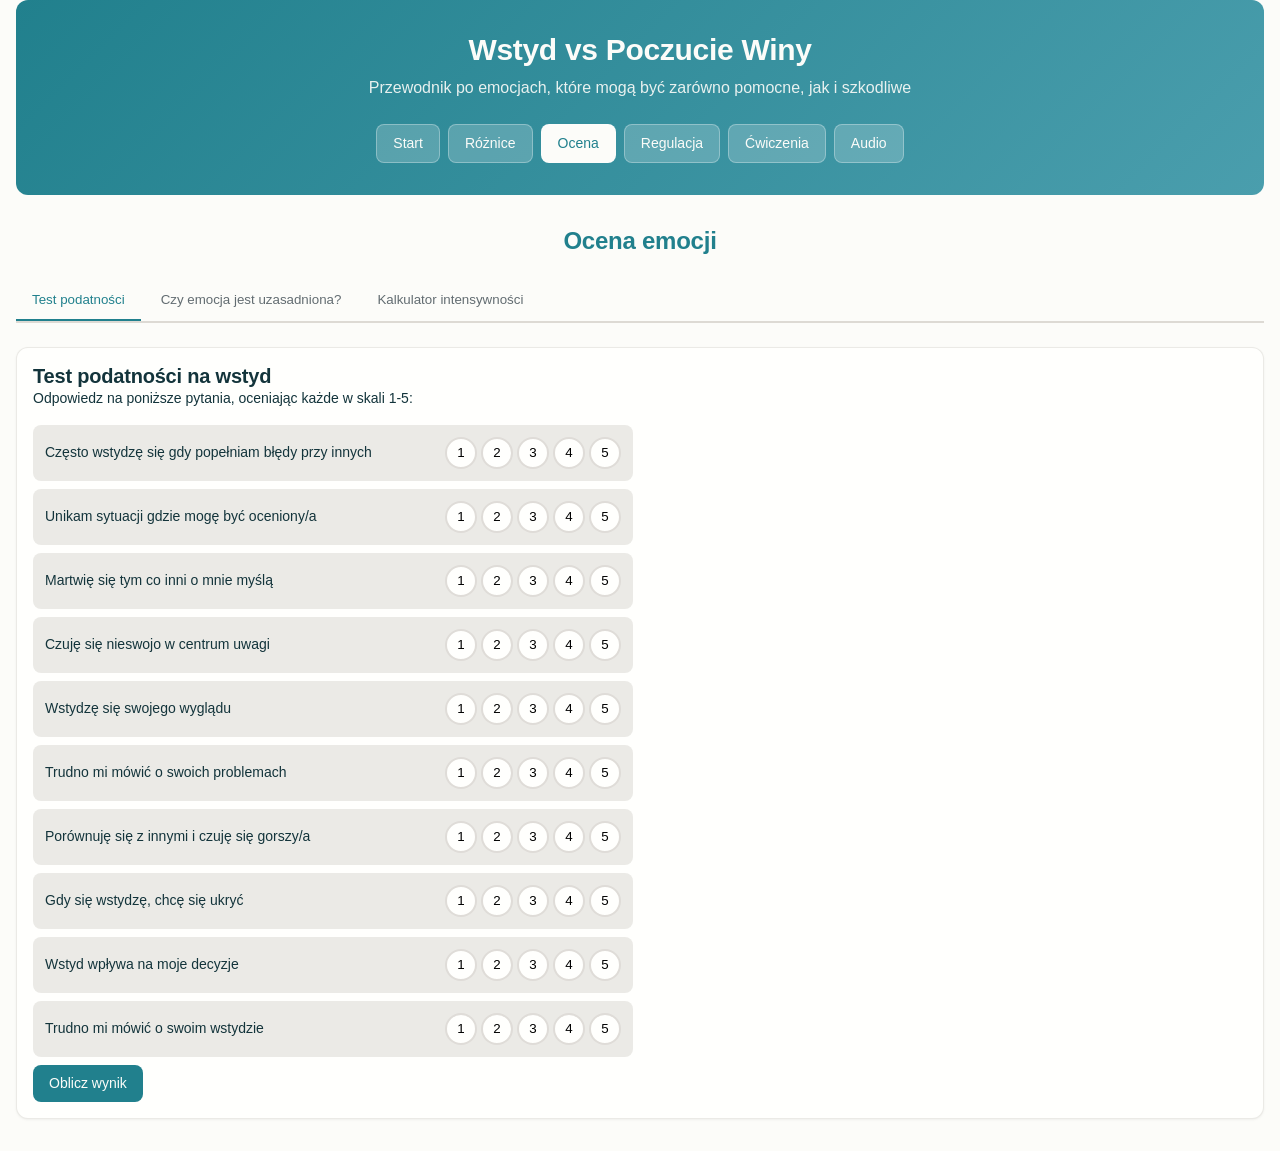
<file: assessment.html>
<!DOCTYPE html>
<html lang="pl">
<head>
    <meta charset="UTF-8">
    <meta name="viewport" content="width=device-width, initial-scale=1.0">
    <title>Ocena - Wstyd vs Poczucie Winy</title>
    <link rel="stylesheet" href="style.css">
</head>
<body>
    <div class="container">
        <!-- Header -->
        <header class="header">
            <h1>Wstyd vs Poczucie Winy</h1>
            <p class="header-subtitle">Przewodnik po emocjach, które mogą być zarówno pomocne, jak i szkodliwe</p>
            <nav class="main-nav">
                <a href="index.html" class="nav-btn">Start</a>
                <a href="differences.html" class="nav-btn">Różnice</a>
                <a href="assessment.html" class="nav-btn active">Ocena</a>
                <a href="regulation.html" class="nav-btn">Regulacja</a>
                <a href="exercises.html" class="nav-btn">Ćwiczenia</a>
                <a href="audio.html" class="nav-btn">Audio</a>
            </nav>
        </header>

        <!-- Assessment Section -->
        <section id="assessment" class="section active">
            <h2>Ocena emocji</h2>
            
            <div class="assessment-tabs">
                <button class="tab-btn active" data-tab="vulnerability">Test podatności</button>
                <button class="tab-btn" data-tab="justified">Czy emocja jest uzasadniona?</button>
                <button class="tab-btn" data-tab="intensity">Kalkulator intensywności</button>
            </div>

            <!-- Vulnerability Test -->
            <div id="vulnerability" class="tab-content active">
                <div class="card">
                    <div class="card__body">
                        <h3>Test podatności na wstyd</h3>
                        <p>Odpowiedz na poniższe pytania, oceniając każde w skali 1-5:</p>
                        <div class="vulnerability-test">
                            <div id="vulnerability-questions"></div>
                            <button class="btn btn--primary" onclick="calculateVulnerability()">Oblicz wynik</button>
                            <div id="vulnerability-result" class="result-card" style="display: none;"></div>
                        </div>
                    </div>
                </div>
            </div>

            <!-- Justified Assessment -->
            <div id="justified" class="tab-content">
                <div class="card">
                    <div class="card__body">
                        <h3>Sprawdzanie uzasadnienia emocji</h3>
                        <div class="fact-check-tool">
                            <h4>Krok 1: Opisz sytuację</h4>
                            <textarea id="situation-description" class="form-control" placeholder="Opisz co się wydarzyło używając tylko faktów (co można by nagrać kamerą)..."></textarea>
                            
                            <h4>Krok 2: Zapisz swoje myśli</h4>
                            <textarea id="thoughts-description" class="form-control" placeholder="Jakie myśli przychodzą ci do głowy? Jakie interpretacje robisz?"></textarea>
                            
                            <h4>Krok 3: Zadaj sobie pytania kontrolne</h4>
                            <div class="control-questions">
                                <label class="checkbox-label">
                                    <input type="checkbox" id="q1"> Czy używam słów "zawsze", "nigdy", "muszę"?
                                </label>
                                <label class="checkbox-label">
                                    <input type="checkbox" id="q2"> Czy to globalny osąd o mnie jako osobie?
                                </label>
                                <label class="checkbox-label">
                                    <input type="checkbox" id="q3"> Czy wynika to ze starych przekonań rodzinnych?
                                </label>
                                <label class="checkbox-label">
                                    <input type="checkbox" id="q4"> Czy ktoś realnie ucierpiał?
                                </label>
                            </div>
                            
                            <button class="btn btn--primary" onclick="analyzeJustification()">Przeanalizuj</button>
                            <div id="justification-result" class="result-card" style="display: none;"></div>
                        </div>
                    </div>
                </div>
            </div>

            <!-- Intensity Calculator -->
            <div id="intensity" class="tab-content">
                <div class="card">
                    <div class="card__body">
                        <h3>Kalkulator intensywności emocji</h3>
                        <div class="intensity-tool">
                            <label class="form-label">Jak intensywnie czujesz tę emocję? (1-10)</label>
                            <input type="range" id="intensity-slider" class="intensity-slider" min="1" max="10" value="5">
                            <div class="intensity-value" id="intensity-value">5</div>
                            
                            <label class="form-label">Rodzaj emocji:</label>
                            <select id="emotion-type" class="form-control">
                                <option value="shame">Wstyd</option>
                                <option value="guilt">Poczucie winy</option>
                            </select>
                            
                            <button class="btn btn--primary" onclick="calculateIntensity()">Oceń intensywność</button>
                            <div id="intensity-result" class="result-card" style="display: none;"></div>
                        </div>
                    </div>
                </div>
            </div>
        </section>
    </div>

    <script src="app.js"></script>
</body>
</html>
</file>
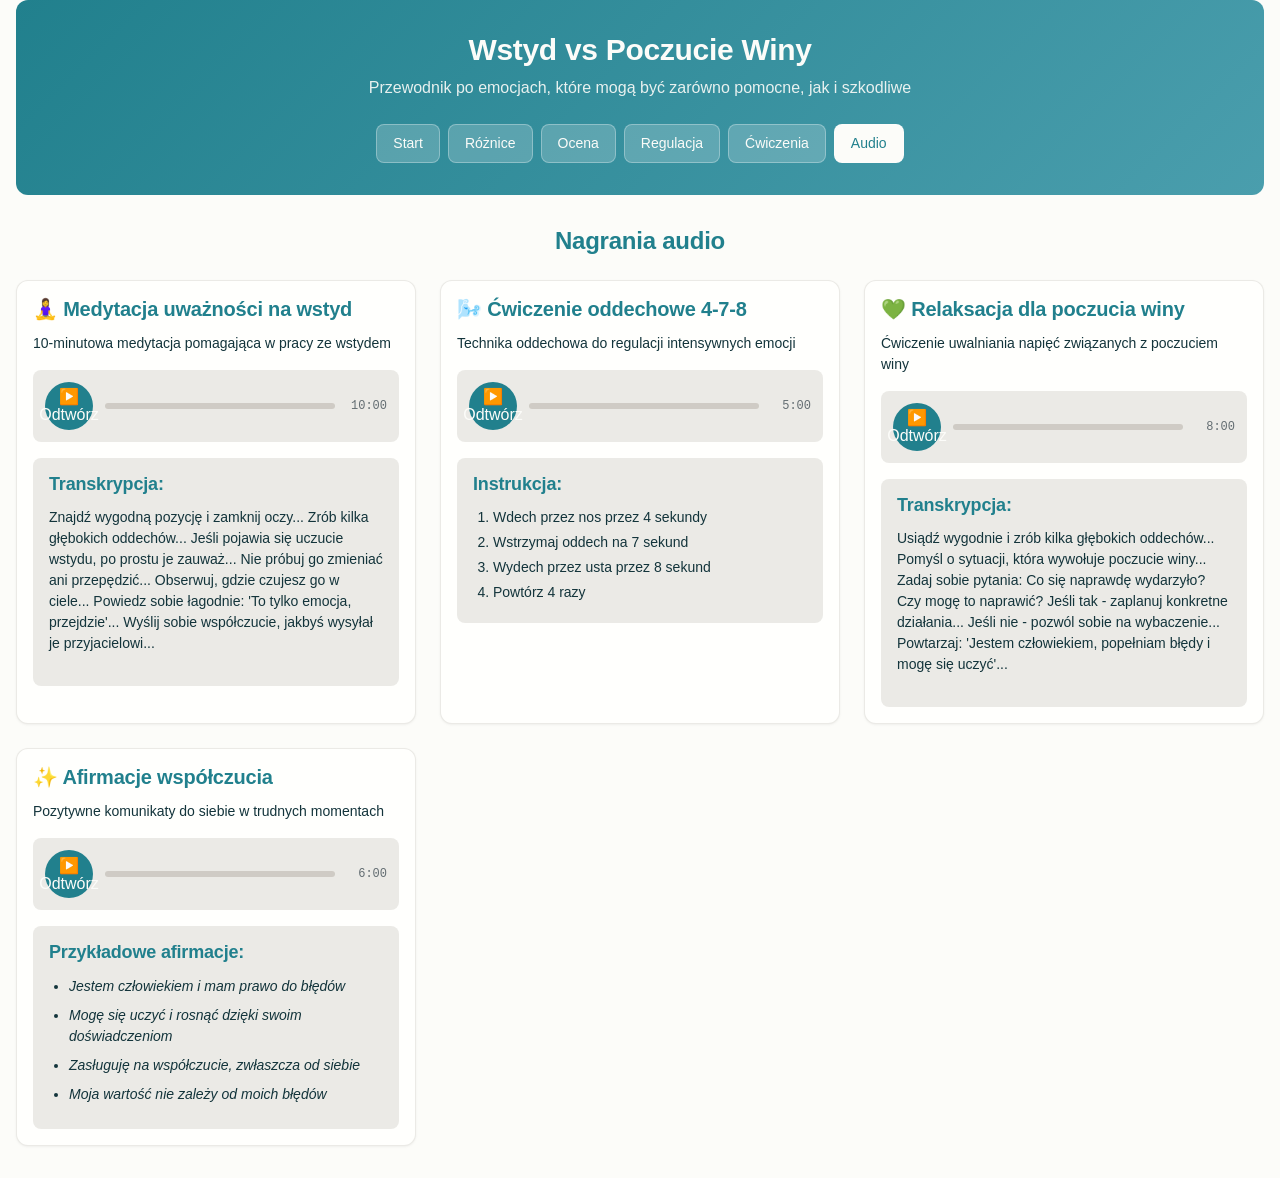
<file: audio.html>
<!DOCTYPE html>
<html lang="pl">
<head>
    <meta charset="UTF-8">
    <meta name="viewport" content="width=device-width, initial-scale=1.0">
    <title>Audio - Wstyd vs Poczucie Winy</title>
    <link rel="stylesheet" href="style.css">
</head>
<body>
    <div class="container">
        <!-- Header -->
        <header class="header">
            <h1>Wstyd vs Poczucie Winy</h1>
            <p class="header-subtitle">Przewodnik po emocjach, które mogą być zarówno pomocne, jak i szkodliwe</p>
            <nav class="main-nav">
                <a href="index.html" class="nav-btn">Start</a>
                <a href="differences.html" class="nav-btn">Różnice</a>
                <a href="assessment.html" class="nav-btn">Ocena</a>
                <a href="regulation.html" class="nav-btn">Regulacja</a>
                <a href="exercises.html" class="nav-btn">Ćwiczenia</a>
                <a href="audio.html" class="nav-btn active">Audio</a>
            </nav>
        </header>

        <!-- Audio Section -->
        <section id="audio" class="section active">
            <h2>Nagrania audio</h2>
            
            <div class="audio-grid">
                <div class="audio-item card">
                    <div class="card__body">
                        <h3>🧘‍♀️ Medytacja uważności na wstyd</h3>
                        <p>10-minutowa medytacja pomagająca w pracy ze wstydem</p>
                        <div class="audio-player">
                            <button class="play-btn" onclick="playAudio('meditation')">▶️ Odtwórz</button>
                            <div class="audio-progress">
                                <div class="progress-bar" id="meditation-progress"></div>
                            </div>
                            <span class="audio-time">10:00</span>
                        </div>
                        <div class="audio-transcript">
                            <h4>Transkrypcja:</h4>
                            <p>Znajdź wygodną pozycję i zamknij oczy... Zrób kilka głębokich oddechów... Jeśli pojawia się uczucie wstydu, po prostu je zauważ... Nie próbuj go zmieniać ani przepędzić... Obserwuj, gdzie czujesz go w ciele... Powiedz sobie łagodnie: 'To tylko emocja, przejdzie'... Wyślij sobie współczucie, jakbyś wysyłał je przyjacielowi...</p>
                        </div>
                    </div>
                </div>
                
                <div class="audio-item card">
                    <div class="card__body">
                        <h3>🌬️ Ćwiczenie oddechowe 4-7-8</h3>
                        <p>Technika oddechowa do regulacji intensywnych emocji</p>
                        <div class="audio-player">
                            <button class="play-btn" onclick="playAudio('breathing')">▶️ Odtwórz</button>
                            <div class="audio-progress">
                                <div class="progress-bar" id="breathing-progress"></div>
                            </div>
                            <span class="audio-time">5:00</span>
                        </div>
                        <div class="breathing-guide">
                            <h4>Instrukcja:</h4>
                            <ol>
                                <li>Wdech przez nos przez 4 sekundy</li>
                                <li>Wstrzymaj oddech na 7 sekund</li>
                                <li>Wydech przez usta przez 8 sekund</li>
                                <li>Powtórz 4 razy</li>
                            </ol>
                        </div>
                    </div>
                </div>
                
                <div class="audio-item card">
                    <div class="card__body">
                        <h3>💚 Relaksacja dla poczucia winy</h3>
                        <p>Ćwiczenie uwalniania napięć związanych z poczuciem winy</p>
                        <div class="audio-player">
                            <button class="play-btn" onclick="playAudio('guilt-release')">▶️ Odtwórz</button>
                            <div class="audio-progress">
                                <div class="progress-bar" id="guilt-release-progress"></div>
                            </div>
                            <span class="audio-time">8:00</span>
                        </div>
                        <div class="audio-transcript">
                            <h4>Transkrypcja:</h4>
                            <p>Usiądź wygodnie i zrób kilka głębokich oddechów... Pomyśl o sytuacji, która wywołuje poczucie winy... Zadaj sobie pytania: Co się naprawdę wydarzyło? Czy mogę to naprawić? Jeśli tak - zaplanuj konkretne działania... Jeśli nie - pozwól sobie na wybaczenie... Powtarzaj: 'Jestem człowiekiem, popełniam błędy i mogę się uczyć'...</p>
                        </div>
                    </div>
                </div>
                
                <div class="audio-item card">
                    <div class="card__body">
                        <h3>✨ Afirmacje współczucia</h3>
                        <p>Pozytywne komunikaty do siebie w trudnych momentach</p>
                        <div class="audio-player">
                            <button class="play-btn" onclick="playAudio('affirmations')">▶️ Odtwórz</button>
                            <div class="audio-progress">
                                <div class="progress-bar" id="affirmations-progress"></div>
                            </div>
                            <span class="audio-time">6:00</span>
                        </div>
                        <div class="affirmations-list">
                            <h4>Przykładowe afirmacje:</h4>
                            <ul>
                                <li>Jestem człowiekiem i mam prawo do błędów</li>
                                <li>Mogę się uczyć i rosnąć dzięki swoim doświadczeniom</li>
                                <li>Zasługuję na współczucie, zwłaszcza od siebie</li>
                                <li>Moja wartość nie zależy od moich błędów</li>
                            </ul>
                        </div>
                    </div>
                </div>
            </div>
        </section>
    </div>

    <script src="app.js"></script>
</body>
</html>
</file>
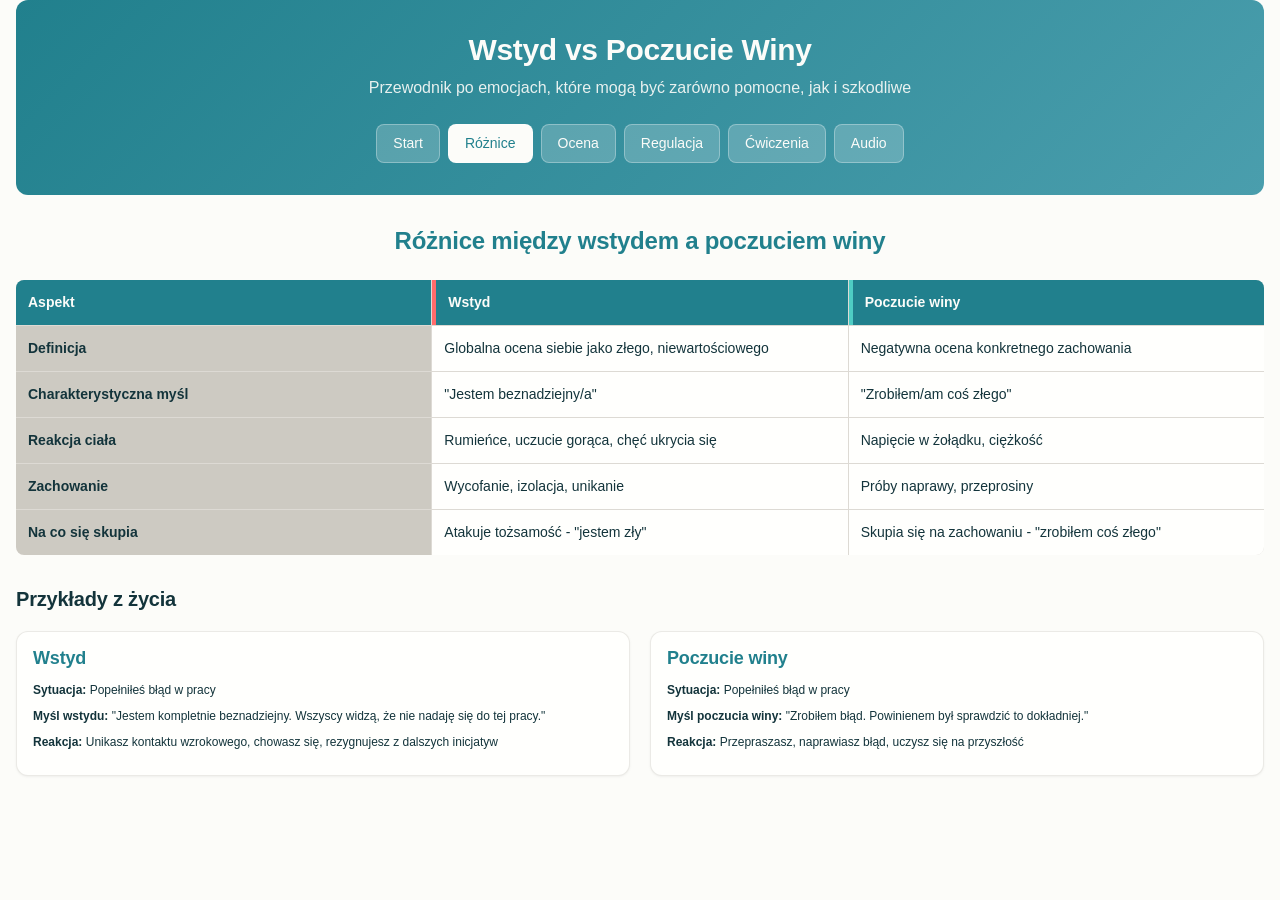
<file: differences.html>
<!DOCTYPE html>
<html lang="pl">
<head>
    <meta charset="UTF-8">
    <meta name="viewport" content="width=device-width, initial-scale=1.0">
    <title>Różnice - Wstyd vs Poczucie Winy</title>
    <link rel="stylesheet" href="style.css">
</head>
<body>
    <div class="container">
        <!-- Header -->
        <header class="header">
            <h1>Wstyd vs Poczucie Winy</h1>
            <p class="header-subtitle">Przewodnik po emocjach, które mogą być zarówno pomocne, jak i szkodliwe</p>
            <nav class="main-nav">
                <a href="index.html" class="nav-btn">Start</a>
                <a href="differences.html" class="nav-btn active">Różnice</a>
                <a href="assessment.html" class="nav-btn">Ocena</a>
                <a href="regulation.html" class="nav-btn">Regulacja</a>
                <a href="exercises.html" class="nav-btn">Ćwiczenia</a>
                <a href="audio.html" class="nav-btn">Audio</a>
            </nav>
        </header>

        <!-- Differences Section -->
        <section id="differences" class="section active">
            <h2>Różnice między wstydem a poczuciem winy</h2>
            
            <div class="comparison-table">
                <div class="comparison-header">
                    <div class="comparison-cell">Aspekt</div>
                    <div class="comparison-cell shame">Wstyd</div>
                    <div class="comparison-cell guilt">Poczucie winy</div>
                </div>
                
                <div class="comparison-row">
                    <div class="comparison-cell aspect">Definicja</div>
                    <div class="comparison-cell">Globalna ocena siebie jako złego, niewartościowego</div>
                    <div class="comparison-cell">Negatywna ocena konkretnego zachowania</div>
                </div>
                
                <div class="comparison-row">
                    <div class="comparison-cell aspect">Charakterystyczna myśl</div>
                    <div class="comparison-cell">"Jestem beznadziejny/a"</div>
                    <div class="comparison-cell">"Zrobiłem/am coś złego"</div>
                </div>
                
                <div class="comparison-row">
                    <div class="comparison-cell aspect">Reakcja ciała</div>
                    <div class="comparison-cell">Rumieńce, uczucie gorąca, chęć ukrycia się</div>
                    <div class="comparison-cell">Napięcie w żołądku, ciężkość</div>
                </div>
                
                <div class="comparison-row">
                    <div class="comparison-cell aspect">Zachowanie</div>
                    <div class="comparison-cell">Wycofanie, izolacja, unikanie</div>
                    <div class="comparison-cell">Próby naprawy, przeprosiny</div>
                </div>
                
                <div class="comparison-row">
                    <div class="comparison-cell aspect">Na co się skupia</div>
                    <div class="comparison-cell">Atakuje tożsamość - "jestem zły"</div>
                    <div class="comparison-cell">Skupia się na zachowaniu - "zrobiłem coś złego"</div>
                </div>
            </div>

            <div class="examples-section">
                <h3>Przykłady z życia</h3>
                <div class="examples-grid">
                    <div class="example-card card">
                        <div class="card__body">
                            <h4>Wstyd</h4>
                            <p><strong>Sytuacja:</strong> Popełniłeś błąd w pracy</p>
                            <p><strong>Myśl wstydu:</strong> "Jestem kompletnie beznadziejny. Wszyscy widzą, że nie nadaję się do tej pracy."</p>
                            <p><strong>Reakcja:</strong> Unikasz kontaktu wzrokowego, chowasz się, rezygnujesz z dalszych inicjatyw</p>
                        </div>
                    </div>
                    <div class="example-card card">
                        <div class="card__body">
                            <h4>Poczucie winy</h4>
                            <p><strong>Sytuacja:</strong> Popełniłeś błąd w pracy</p>
                            <p><strong>Myśl poczucia winy:</strong> "Zrobiłem błąd. Powinienem był sprawdzić to dokładniej."</p>
                            <p><strong>Reakcja:</strong> Przepraszasz, naprawiasz błąd, uczysz się na przyszłość</p>
                        </div>
                    </div>
                </div>
            </div>
        </section>
    </div>

    <script src="app.js"></script>
</body>
</html>
</file>
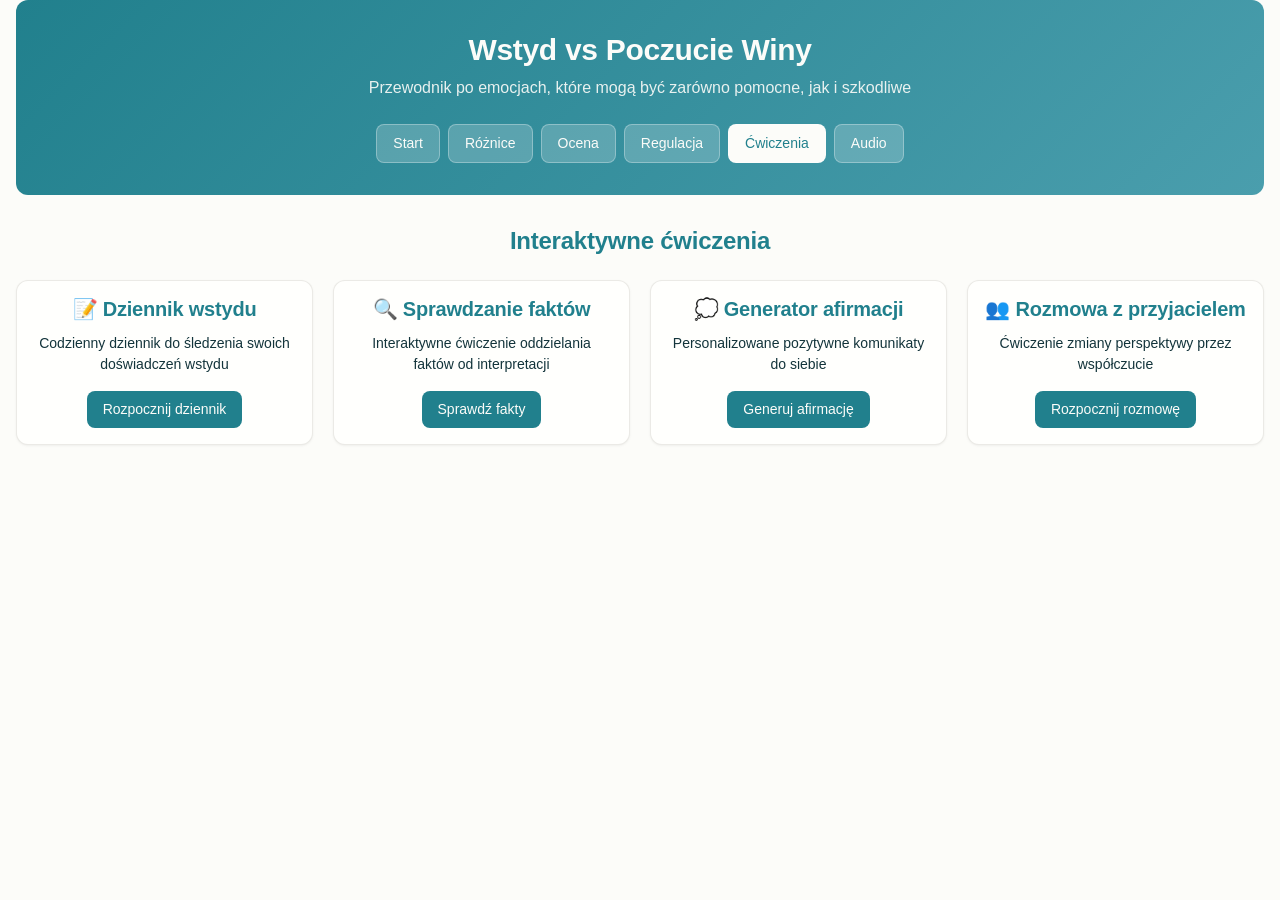
<file: exercises.html>
<!DOCTYPE html>
<html lang="pl">
<head>
    <meta charset="UTF-8">
    <meta name="viewport" content="width=device-width, initial-scale=1.0">
    <title>Ćwiczenia - Wstyd vs Poczucie Winy</title>
    <link rel="stylesheet" href="style.css">
</head>
<body>
    <div class="container">
        <!-- Header -->
        <header class="header">
            <h1>Wstyd vs Poczucie Winy</h1>
            <p class="header-subtitle">Przewodnik po emocjach, które mogą być zarówno pomocne, jak i szkodliwe</p>
            <nav class="main-nav">
                <a href="index.html" class="nav-btn">Start</a>
                <a href="differences.html" class="nav-btn">Różnice</a>
                <a href="assessment.html" class="nav-btn">Ocena</a>
                <a href="regulation.html" class="nav-btn">Regulacja</a>
                <a href="exercises.html" class="nav-btn active">Ćwiczenia</a>
                <a href="audio.html" class="nav-btn">Audio</a>
            </nav>
        </header>

        <!-- Exercises Section -->
        <section id="exercises" class="section active">
            <h2>Interaktywne ćwiczenia</h2>
            
            <div class="exercises-grid">
                <div class="exercise-card card">
                    <div class="card__body">
                        <h3>📝 Dziennik wstydu</h3>
                        <p>Codzienny dziennik do śledzenia swoich doświadczeń wstydu</p>
                        <button class="btn btn--primary" onclick="openJournal()">Rozpocznij dziennik</button>
                    </div>
                </div>
                
                <div class="exercise-card card">
                    <div class="card__body">
                        <h3>🔍 Sprawdzanie faktów</h3>
                        <p>Interaktywne ćwiczenie oddzielania faktów od interpretacji</p>
                        <button class="btn btn--primary" onclick="window.location.href='assessment.html#justified'">Sprawdź fakty</button>
                    </div>
                </div>
                
                <div class="exercise-card card">
                    <div class="card__body">
                        <h3>💭 Generator afirmacji</h3>
                        <p>Personalizowane pozytywne komunikaty do siebie</p>
                        <button class="btn btn--primary" onclick="generateAffirmation()">Generuj afirmację</button>
                    </div>
                </div>
                
                <div class="exercise-card card">
                    <div class="card__body">
                        <h3>👥 Rozmowa z przyjacielem</h3>
                        <p>Ćwiczenie zmiany perspektywy przez współczucie</p>
                        <button class="btn btn--primary" onclick="openFriendTalk()">Rozpocznij rozmowę</button>
                    </div>
                </div>
            </div>

            <!-- Journal Modal -->
            <div id="journal-modal" class="modal">
                <div class="modal-content">
                    <span class="close" onclick="closeModal('journal-modal')">&times;</span>
                    <h3>Dziennik wstydu</h3>
                    <form id="journal-form">
                        <div class="form-group">
                            <label class="form-label">Co się wydarzyło?</label>
                            <textarea class="form-control" name="situation" required></textarea>
                        </div>
                        <div class="form-group">
                            <label class="form-label">Co wywołało wstyd?</label>
                            <textarea class="form-control" name="trigger" required></textarea>
                        </div>
                        <div class="form-group">
                            <label class="form-label">Gdzie poczułem to w ciele?</label>
                            <textarea class="form-control" name="body" required></textarea>
                        </div>
                        <div class="form-group">
                            <label class="form-label">Co mówiłem sobie?</label>
                            <textarea class="form-control" name="thoughts" required></textarea>
                        </div>
                        <div class="form-group">
                            <label class="form-label">Jak zareagowałem?</label>
                            <textarea class="form-control" name="reaction" required></textarea>
                        </div>
                        <div class="form-group">
                            <label class="form-label">Co powiedziałbym przyjacielowi w tej sytuacji?</label>
                            <textarea class="form-control" name="friend" required></textarea>
                        </div>
                        <div class="form-group">
                            <label class="form-label">Intensywność (1-10):</label>
                            <input type="number" class="form-control" name="intensity" min="1" max="10" required>
                        </div>
                        <button type="submit" class="btn btn--primary">Zapisz wpis</button>
                    </form>
                </div>
            </div>

            <!-- Affirmation Modal -->
            <div id="affirmation-modal" class="modal">
                <div class="modal-content">
                    <span class="close" onclick="closeModal('affirmation-modal')">&times;</span>
                    <h3>Twoja afirmacja</h3>
                    <div id="affirmation-text" class="affirmation-display"></div>
                    <button class="btn btn--secondary" onclick="generateAffirmation()">Nowa afirmacja</button>
                </div>
            </div>

            <!-- Friend Talk Modal -->
            <div id="friend-modal" class="modal">
                <div class="modal-content">
                    <span class="close" onclick="closeModal('friend-modal')">&times;</span>
                    <h3>Rozmowa z empatycznym przyjacielem</h3>
                    <div id="friend-conversation" class="conversation">
                        <div class="conversation-step">
                            <p><strong>Przyjaciel:</strong> Opowiedz mi, co się stało. Słucham bez osądzania.</p>
                            <textarea id="friend-situation" class="form-control" placeholder="Opisz swoją sytuację..."></textarea>
                            <button class="btn btn--primary" onclick="friendResponse()">Podziel się</button>
                        </div>
                        <div id="friend-response" style="display: none;"></div>
                    </div>
                </div>
            </div>
        </section>
    </div>

    <script src="app.js"></script>
</body>
</html>
</file>
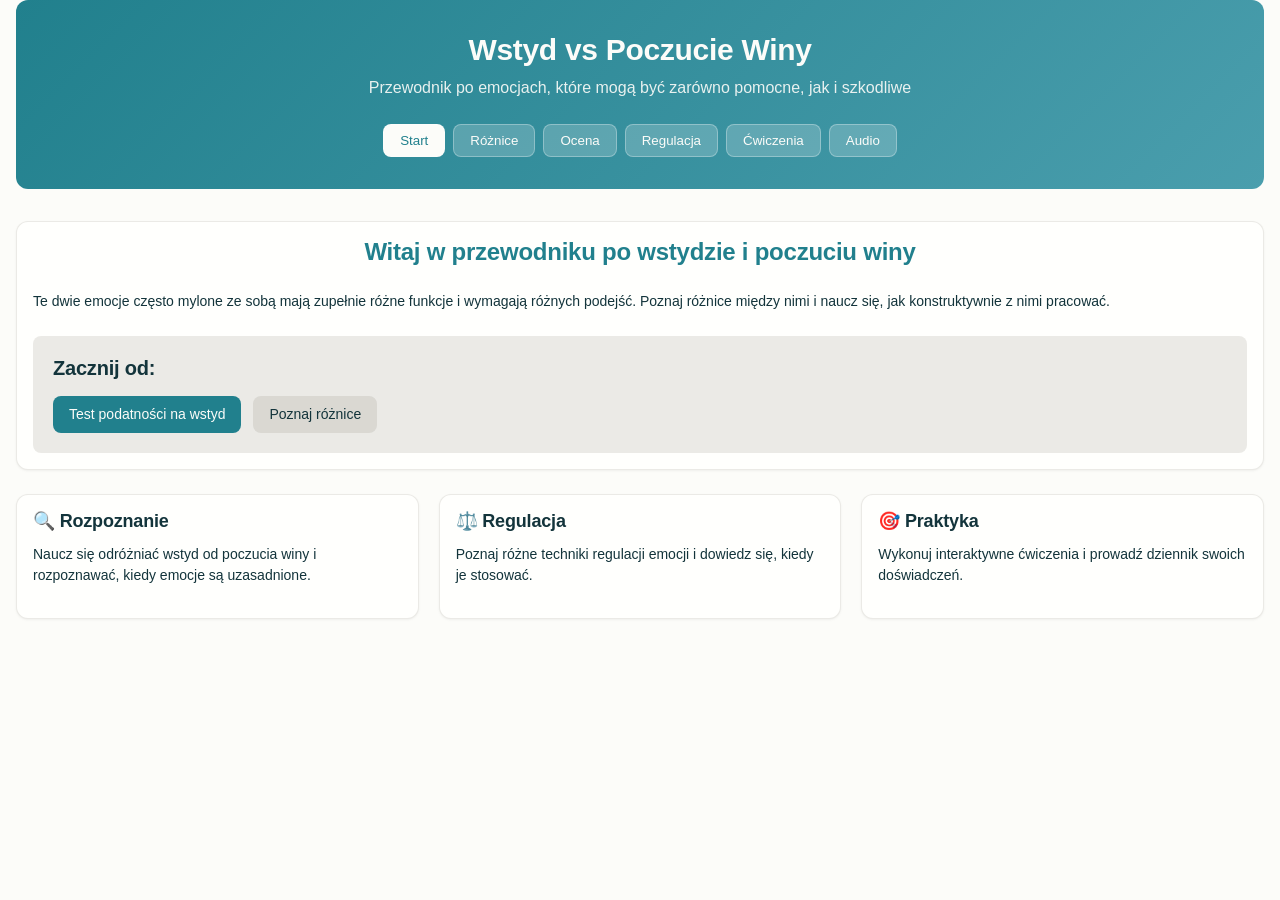
<file: preview.html>
<!DOCTYPE html>
<html lang="pl">
<head>
    <meta charset="UTF-8">
    <meta name="viewport" content="width=device-width, initial-scale=1.0">
    <title>Wstyd vs Poczucie Winy - Przewodnik Terapeutyczny (Preview)</title>
    <style>
:root {
  /* Colors */
  --color-background: rgba(252, 252, 249, 1);
  --color-surface: rgba(255, 255, 253, 1);
  --color-text: rgba(19, 52, 59, 1);
  --color-text-secondary: rgba(98, 108, 113, 1);
  --color-primary: rgba(33, 128, 141, 1);
  --color-primary-hover: rgba(29, 116, 128, 1);
  --color-primary-active: rgba(26, 104, 115, 1);
  --color-secondary: rgba(94, 82, 64, 0.12);
  --color-secondary-hover: rgba(94, 82, 64, 0.2);
  --color-secondary-active: rgba(94, 82, 64, 0.25);
  --color-border: rgba(94, 82, 64, 0.2);
  --color-btn-primary-text: rgba(252, 252, 249, 1);
  --color-card-border: rgba(94, 82, 64, 0.12);
  --color-card-border-inner: rgba(94, 82, 64, 0.12);
  --color-error: rgba(192, 21, 47, 1);
  --color-success: rgba(33, 128, 141, 1);
  --color-warning: rgba(168, 75, 47, 1);
  --color-info: rgba(98, 108, 113, 1);
  --color-focus-ring: rgba(33, 128, 141, 0.4);
  --color-select-caret: rgba(19, 52, 59, 0.8);

  /* Common style patterns */
  --focus-ring: 0 0 0 3px var(--color-focus-ring);
  --focus-outline: 2px solid var(--color-primary);
  --status-bg-opacity: 0.15;
  --status-border-opacity: 0.25;
  --select-caret-light: url("data:image/svg+xml,%3Csvg xmlns='http://www.w3.org/2000/svg' width='16' height='16' viewBox='0 0 24 24' fill='none' stroke='%23134252' stroke-width='2' stroke-linecap='round' stroke-linejoin='round'%3E%3Cpolyline points='6 9 12 15 18 9'%3E%3C/polyline%3E%3C/svg%3E");
  --select-caret-dark: url("data:image/svg+xml,%3Csvg xmlns='http://www.w3.org/2000/svg' width='16' height='16' viewBox='0 0 24 24' fill='none' stroke='%23f5f5f5' stroke-width='2' stroke-linecap='round' stroke-linejoin='round'%3E%3Cpolyline points='6 9 12 15 18 9'%3E%3C/polyline%3E%3C/svg%3E");

  /* RGB versions for opacity control */
  --color-success-rgb: 33, 128, 141;
  --color-error-rgb: 192, 21, 47;
  --color-warning-rgb: 168, 75, 47;
  --color-info-rgb: 98, 108, 113;

  /* Typography */
  --font-family-base: "FKGroteskNeue", "Geist", "Inter", -apple-system,
    BlinkMacSystemFont, "Segoe UI", Roboto, sans-serif;
  --font-family-mono: "Berkeley Mono", ui-monospace, SFMono-Regular, Menlo,
    Monaco, Consolas, monospace;
  --font-size-xs: 11px;
  --font-size-sm: 12px;
  --font-size-base: 14px;
  --font-size-md: 14px;
  --font-size-lg: 16px;
  --font-size-xl: 18px;
  --font-size-2xl: 20px;
  --font-size-3xl: 24px;
  --font-size-4xl: 30px;
  --font-weight-normal: 400;
  --font-weight-medium: 500;
  --font-weight-semibold: 550;
  --font-weight-bold: 600;
  --line-height-tight: 1.2;
  --line-height-normal: 1.5;
  --letter-spacing-tight: -0.01em;

  /* Spacing */
  --space-0: 0;
  --space-1: 1px;
  --space-2: 2px;
  --space-4: 4px;
  --space-6: 6px;
  --space-8: 8px;
  --space-10: 10px;
  --space-12: 12px;
  --space-16: 16px;
  --space-20: 20px;
  --space-24: 24px;
  --space-32: 32px;

  /* Border Radius */
  --radius-sm: 6px;
  --radius-base: 8px;
  --radius-md: 10px;
  --radius-lg: 12px;
  --radius-full: 9999px;

  /* Shadows */
  --shadow-xs: 0 1px 2px rgba(0, 0, 0, 0.02);
  --shadow-sm: 0 1px 3px rgba(0, 0, 0, 0.04), 0 1px 2px rgba(0, 0, 0, 0.02);
  --shadow-md: 0 4px 6px -1px rgba(0, 0, 0, 0.04),
    0 2px 4px -1px rgba(0, 0, 0, 0.02);
  --shadow-lg: 0 10px 15px -3px rgba(0, 0, 0, 0.04),
    0 4px 6px -2px rgba(0, 0, 0, 0.02);
  --shadow-inset-sm: inset 0 1px 0 rgba(255, 255, 255, 0.15),
    inset 0 -1px 0 rgba(0, 0, 0, 0.03);

  /* Animation */
  --duration-fast: 150ms;
  --duration-normal: 250ms;
  --ease-standard: cubic-bezier(0.16, 1, 0.3, 1);

  /* Layout */
  --container-sm: 640px;
  --container-md: 768px;
  --container-lg: 1024px;
  --container-xl: 1280px;
}

/* Dark mode colors */
@media (prefers-color-scheme: dark) {
  :root {
    --color-background: rgba(31, 33, 33, 1);
    --color-surface: rgba(38, 40, 40, 1);
    --color-text: rgba(245, 245, 245, 1);
    --color-text-secondary: rgba(167, 169, 169, 0.7);
    --color-primary: rgba(50, 184, 198, 1);
    --color-primary-hover: rgba(45, 166, 178, 1);
    --color-primary-active: rgba(41, 150, 161, 1);
    --color-secondary: rgba(119, 124, 124, 0.15);
    --color-secondary-hover: rgba(119, 124, 124, 0.25);
    --color-secondary-active: rgba(119, 124, 124, 0.3);
    --color-border: rgba(119, 124, 124, 0.3);
    --color-error: rgba(255, 84, 89, 1);
    --color-success: rgba(50, 184, 198, 1);
    --color-warning: rgba(230, 129, 97, 1);
    --color-info: rgba(167, 169, 169, 1);
    --color-focus-ring: rgba(50, 184, 198, 0.4);
    --color-btn-primary-text: rgba(19, 52, 59, 1);
    --color-card-border: rgba(119, 124, 124, 0.2);
    --color-card-border-inner: rgba(119, 124, 124, 0.15);
    --shadow-inset-sm: inset 0 1px 0 rgba(255, 255, 255, 0.1),
      inset 0 -1px 0 rgba(0, 0, 0, 0.15);
    --button-border-secondary: rgba(119, 124, 124, 0.2);
    --color-border-secondary: rgba(119, 124, 124, 0.2);
    --color-select-caret: rgba(245, 245, 245, 0.8);

    /* Common style patterns - updated for dark mode */
    --focus-ring: 0 0 0 3px var(--color-focus-ring);
    --focus-outline: 2px solid var(--color-primary);
    --status-bg-opacity: 0.15;
    --status-border-opacity: 0.25;
    --select-caret-light: url("data:image/svg+xml,%3Csvg xmlns='http://www.w3.org/2000/svg' width='16' height='16' viewBox='0 0 24 24' fill='none' stroke='%23134252' stroke-width='2' stroke-linecap='round' stroke-linejoin='round'%3E%3Cpolyline points='6 9 12 15 18 9'%3E%3C/polyline%3E%3C/svg%3E");
    --select-caret-dark: url("data:image/svg+xml,%3Csvg xmlns='http://www.w3.org/2000/svg' width='16' height='16' viewBox='0 0 24 24' fill='none' stroke='%23f5f5f5' stroke-width='2' stroke-linecap='round' stroke-linejoin='round'%3E%3Cpolyline points='6 9 12 15 18 9'%3E%3C/polyline%3E%3C/svg%3E");

    /* RGB versions for dark mode */
    --color-success-rgb: 50, 184, 198;
    --color-error-rgb: 255, 84, 89;
    --color-warning-rgb: 230, 129, 97;
    --color-info-rgb: 167, 169, 169;
  }
}

/* Data attribute for manual theme switching */
[data-color-scheme="dark"] {
  --color-background: rgba(31, 33, 33, 1);
  --color-surface: rgba(38, 40, 40, 1);
  --color-text: rgba(245, 245, 245, 1);
  --color-text-secondary: rgba(167, 169, 169, 0.7);
  --color-primary: rgba(50, 184, 198, 1);
  --color-primary-hover: rgba(45, 166, 178, 1);
  --color-primary-active: rgba(41, 150, 161, 1);
  --color-secondary: rgba(119, 124, 124, 0.15);
  --color-secondary-hover: rgba(119, 124, 124, 0.25);
  --color-secondary-active: rgba(119, 124, 124, 0.3);
  --color-border: rgba(119, 124, 124, 0.3);
  --color-error: rgba(255, 84, 89, 1);
  --color-success: rgba(50, 184, 198, 1);
  --color-warning: rgba(230, 129, 97, 1);
  --color-info: rgba(167, 169, 169, 1);
  --color-focus-ring: rgba(50, 184, 198, 0.4);
  --color-btn-primary-text: rgba(19, 52, 59, 1);
  --color-card-border: rgba(119, 124, 124, 0.15);
  --color-card-border-inner: rgba(119, 124, 124, 0.15);
  --shadow-inset-sm: inset 0 1px 0 rgba(255, 255, 255, 0.1),
    inset 0 -1px 0 rgba(0, 0, 0, 0.15);
  --color-border-secondary: rgba(119, 124, 124, 0.2);
  --color-select-caret: rgba(245, 245, 245, 0.8);

  /* Common style patterns - updated for dark mode */
  --focus-ring: 0 0 0 3px var(--color-focus-ring);
  --focus-outline: 2px solid var(--color-primary);
  --status-bg-opacity: 0.15;
  --status-border-opacity: 0.25;
  --select-caret-light: url("data:image/svg+xml,%3Csvg xmlns='http://www.w3.org/2000/svg' width='16' height='16' viewBox='0 0 24 24' fill='none' stroke='%23134252' stroke-width='2' stroke-linecap='round' stroke-linejoin='round'%3E%3Cpolyline points='6 9 12 15 18 9'%3E%3C/polyline%3E%3C/svg%3E");
  --select-caret-dark: url("data:image/svg+xml,%3Csvg xmlns='http://www.w3.org/2000/svg' width='16' height='16' viewBox='0 0 24 24' fill='none' stroke='%23f5f5f5' stroke-width='2' stroke-linecap='round' stroke-linejoin='round'%3E%3Cpolyline points='6 9 12 15 18 9'%3E%3C/polyline%3E%3C/svg%3E");

  /* RGB versions for dark mode */
  --color-success-rgb: 50, 184, 198;
  --color-error-rgb: 255, 84, 89;
  --color-warning-rgb: 230, 129, 97;
  --color-info-rgb: 167, 169, 169;
}

[data-color-scheme="light"] {
  --color-background: rgba(252, 252, 249, 1);
  --color-surface: rgba(255, 255, 253, 1);
  --color-text: rgba(19, 52, 59, 1);
  --color-text-secondary: rgba(98, 108, 113, 1);
  --color-primary: rgba(33, 128, 141, 1);
  --color-primary-hover: rgba(29, 116, 128, 1);
  --color-primary-active: rgba(26, 104, 115, 1);
  --color-secondary: rgba(94, 82, 64, 0.12);
  --color-secondary-hover: rgba(94, 82, 64, 0.2);
  --color-secondary-active: rgba(94, 82, 64, 0.25);
  --color-border: rgba(94, 82, 64, 0.2);
  --color-btn-primary-text: rgba(252, 252, 249, 1);
  --color-card-border: rgba(94, 82, 64, 0.12);
  --color-card-border-inner: rgba(94, 82, 64, 0.12);
  --color-error: rgba(192, 21, 47, 1);
  --color-success: rgba(33, 128, 141, 1);
  --color-warning: rgba(168, 75, 47, 1);
  --color-info: rgba(98, 108, 113, 1);
  --color-focus-ring: rgba(33, 128, 141, 0.4);

  /* RGB versions for light mode */
  --color-success-rgb: 33, 128, 141;
  --color-error-rgb: 192, 21, 47;
  --color-warning-rgb: 168, 75, 47;
  --color-info-rgb: 98, 108, 113;
}

/* Base styles */
html {
  font-size: var(--font-size-base);
  font-family: var(--font-family-base);
  line-height: var(--line-height-normal);
  color: var(--color-text);
  background-color: var(--color-background);
  -webkit-font-smoothing: antialiased;
  box-sizing: border-box;
}

body {
  margin: 0;
  padding: 0;
}

*,
*::before,
*::after {
  box-sizing: inherit;
}

/* Typography */
h1,
h2,
h3,
h4,
h5,
h6 {
  margin: 0;
  font-weight: var(--font-weight-semibold);
  line-height: var(--line-height-tight);
  color: var(--color-text);
  letter-spacing: var(--letter-spacing-tight);
}

h1 {
  font-size: var(--font-size-4xl);
}
h2 {
  font-size: var(--font-size-3xl);
}
h3 {
  font-size: var(--font-size-2xl);
}
h4 {
  font-size: var(--font-size-xl);
}
h5 {
  font-size: var(--font-size-lg);
}
h6 {
  font-size: var(--font-size-md);
}

p {
  margin: 0 0 var(--space-16) 0;
}

a {
  color: var(--color-primary);
  text-decoration: none;
  transition: color var(--duration-fast) var(--ease-standard);
}

a:hover {
  color: var(--color-primary-hover);
}

code,
pre {
  font-family: var(--font-family-mono);
  font-size: calc(var(--font-size-base) * 0.95);
  background-color: var(--color-secondary);
  border-radius: var(--radius-sm);
}

code {
  padding: var(--space-1) var(--space-4);
}

pre {
  padding: var(--space-16);
  margin: var(--space-16) 0;
  overflow: auto;
  border: 1px solid var(--color-border);
}

pre code {
  background: none;
  padding: 0;
}

/* Buttons */
.btn {
  display: inline-flex;
  align-items: center;
  justify-content: center;
  padding: var(--space-8) var(--space-16);
  border-radius: var(--radius-base);
  font-size: var(--font-size-base);
  font-weight: 500;
  line-height: 1.5;
  cursor: pointer;
  transition: all var(--duration-normal) var(--ease-standard);
  border: none;
  text-decoration: none;
  position: relative;
}

.btn:focus-visible {
  outline: none;
  box-shadow: var(--focus-ring);
}

.btn--primary {
  background: var(--color-primary);
  color: var(--color-btn-primary-text);
}

.btn--primary:hover {
  background: var(--color-primary-hover);
}

.btn--primary:active {
  background: var(--color-primary-active);
}

.btn--secondary {
  background: var(--color-secondary);
  color: var(--color-text);
}

.btn--secondary:hover {
  background: var(--color-secondary-hover);
}

.btn--secondary:active {
  background: var(--color-secondary-active);
}

.btn--outline {
  background: transparent;
  border: 1px solid var(--color-border);
  color: var(--color-text);
}

.btn--outline:hover {
  background: var(--color-secondary);
}

.btn--sm {
  padding: var(--space-4) var(--space-12);
  font-size: var(--font-size-sm);
  border-radius: var(--radius-sm);
}

.btn--lg {
  padding: var(--space-10) var(--space-20);
  font-size: var(--font-size-lg);
  border-radius: var(--radius-md);
}

.btn--full-width {
  width: 100%;
}

.btn:disabled {
  opacity: 0.5;
  cursor: not-allowed;
}

/* Form elements */
.form-control {
  display: block;
  width: 100%;
  padding: var(--space-8) var(--space-12);
  font-size: var(--font-size-md);
  line-height: 1.5;
  color: var(--color-text);
  background-color: var(--color-surface);
  border: 1px solid var(--color-border);
  border-radius: var(--radius-base);
  transition: border-color var(--duration-fast) var(--ease-standard),
    box-shadow var(--duration-fast) var(--ease-standard);
}

textarea.form-control {
  font-family: var(--font-family-base);
  font-size: var(--font-size-base);
}

select.form-control {
  padding: var(--space-8) var(--space-12);
  -webkit-appearance: none;
  -moz-appearance: none;
  appearance: none;
  background-image: var(--select-caret-light);
  background-repeat: no-repeat;
  background-position: right var(--space-12) center;
  background-size: 16px;
  padding-right: var(--space-32);
}

/* Add a dark mode specific caret */
@media (prefers-color-scheme: dark) {
  select.form-control {
    background-image: var(--select-caret-dark);
  }
}

/* Also handle data-color-scheme */
[data-color-scheme="dark"] select.form-control {
  background-image: var(--select-caret-dark);
}

[data-color-scheme="light"] select.form-control {
  background-image: var(--select-caret-light);
}

.form-control:focus {
  border-color: var(--color-primary);
  outline: var(--focus-outline);
}

.form-label {
  display: block;
  margin-bottom: var(--space-8);
  font-weight: var(--font-weight-medium);
  font-size: var(--font-size-sm);
}

.form-group {
  margin-bottom: var(--space-16);
}

/* Card component */
.card {
  background-color: var(--color-surface);
  border-radius: var(--radius-lg);
  border: 1px solid var(--color-card-border);
  box-shadow: var(--shadow-sm);
  overflow: hidden;
  transition: box-shadow var(--duration-normal) var(--ease-standard);
}

.card:hover {
  box-shadow: var(--shadow-md);
}

.card__body {
  padding: var(--space-16);
}

.card__header,
.card__footer {
  padding: var(--space-16);
  border-bottom: 1px solid var(--color-card-border-inner);
}

/* Status indicators - simplified with CSS variables */
.status {
  display: inline-flex;
  align-items: center;
  padding: var(--space-6) var(--space-12);
  border-radius: var(--radius-full);
  font-weight: var(--font-weight-medium);
  font-size: var(--font-size-sm);
}

.status--success {
  background-color: rgba(
    var(--color-success-rgb, 33, 128, 141),
    var(--status-bg-opacity)
  );
  color: var(--color-success);
  border: 1px solid
    rgba(var(--color-success-rgb, 33, 128, 141), var(--status-border-opacity));
}

.status--error {
  background-color: rgba(
    var(--color-error-rgb, 192, 21, 47),
    var(--status-bg-opacity)
  );
  color: var(--color-error);
  border: 1px solid
    rgba(var(--color-error-rgb, 192, 21, 47), var(--status-border-opacity));
}

.status--warning {
  background-color: rgba(
    var(--color-warning-rgb, 168, 75, 47),
    var(--status-bg-opacity)
  );
  color: var(--color-warning);
  border: 1px solid
    rgba(var(--color-warning-rgb, 168, 75, 47), var(--status-border-opacity));
}

.status--info {
  background-color: rgba(
    var(--color-info-rgb, 98, 108, 113),
    var(--status-bg-opacity)
  );
  color: var(--color-info);
  border: 1px solid
    rgba(var(--color-info-rgb, 98, 108, 113), var(--status-border-opacity));
}

/* Container layout */
.container {
  width: 100%;
  margin-right: auto;
  margin-left: auto;
  padding-right: var(--space-16);
  padding-left: var(--space-16);
}

@media (min-width: 640px) {
  .container {
    max-width: var(--container-sm);
  }
}
@media (min-width: 768px) {
  .container {
    max-width: var(--container-md);
  }
}
@media (min-width: 1024px) {
  .container {
    max-width: var(--container-lg);
  }
}
@media (min-width: 1280px) {
  .container {
    max-width: var(--container-xl);
  }
}

/* Utility classes */
.flex {
  display: flex;
}
.flex-col {
  flex-direction: column;
}
.items-center {
  align-items: center;
}
.justify-center {
  justify-content: center;
}
.justify-between {
  justify-content: space-between;
}
.gap-4 {
  gap: var(--space-4);
}
.gap-8 {
  gap: var(--space-8);
}
.gap-16 {
  gap: var(--space-16);
}

.m-0 {
  margin: 0;
}
.mt-8 {
  margin-top: var(--space-8);
}
.mb-8 {
  margin-bottom: var(--space-8);
}
.mx-8 {
  margin-left: var(--space-8);
  margin-right: var(--space-8);
}
.my-8 {
  margin-top: var(--space-8);
  margin-bottom: var(--space-8);
}

.p-0 {
  padding: 0;
}
.py-8 {
  padding-top: var(--space-8);
  padding-bottom: var(--space-8);
}
.px-8 {
  padding-left: var(--space-8);
  padding-right: var(--space-8);
}
.py-16 {
  padding-top: var(--space-16);
  padding-bottom: var(--space-16);
}
.px-16 {
  padding-left: var(--space-16);
  padding-right: var(--space-16);
}

.block {
  display: block;
}
.hidden {
  display: none;
}

/* Accessibility */
.sr-only {
  position: absolute;
  width: 1px;
  height: 1px;
  padding: 0;
  margin: -1px;
  overflow: hidden;
  clip: rect(0, 0, 0, 0);
  white-space: nowrap;
  border-width: 0;
}

:focus-visible {
  outline: var(--focus-outline);
  outline-offset: 2px;
}

/* Dark mode specifics */
[data-color-scheme="dark"] .btn--outline {
  border: 1px solid var(--color-border-secondary);
}

@font-face {
  font-family: 'FKGroteskNeue';
  src: url('https://r2cdn.perplexity.ai/fonts/FKGroteskNeue.woff2')
    format('woff2');
}

/* Header and Navigation */
.header {
  text-align: center;
  padding: var(--space-32) 0;
  background: linear-gradient(135deg, var(--color-primary) 0%, #4a9ead 100%);
  color: var(--color-btn-primary-text);
  margin-bottom: var(--space-32);
  border-radius: var(--radius-lg);
}

.header h1 {
  font-size: var(--font-size-4xl);
  margin-bottom: var(--space-8);
  color: var(--color-btn-primary-text);
}

.header-subtitle {
  font-size: var(--font-size-lg);
  opacity: 0.9;
  margin-bottom: var(--space-24);
}

.main-nav {
  display: flex;
  justify-content: center;
  gap: var(--space-8);
  flex-wrap: wrap;
}

.nav-btn {
  background: rgba(255, 255, 255, 0.2);
  color: var(--color-btn-primary-text);
  border: 1px solid rgba(255, 255, 255, 0.3);
  padding: var(--space-8) var(--space-16);
  border-radius: var(--radius-base);
  cursor: pointer;
  transition: all var(--duration-normal) var(--ease-standard);
  font-weight: var(--font-weight-medium);
}

.nav-btn:hover {
  background: rgba(255, 255, 255, 0.3);
}

.nav-btn.active {
  background: var(--color-btn-primary-text);
  color: var(--color-primary);
}

/* Section Management */
.section {
  display: none;
  margin-bottom: var(--space-32);
}

.section.active {
  display: block;
}

.section h2 {
  font-size: var(--font-size-3xl);
  margin-bottom: var(--space-24);
  text-align: center;
  color: var(--color-primary);
}

/* Home Section */
.intro-card {
  margin-bottom: var(--space-24);
}

.quick-start {
  margin-top: var(--space-24);
  padding: var(--space-20);
  background: var(--color-secondary);
  border-radius: var(--radius-base);
}

.quick-actions {
  display: flex;
  gap: var(--space-12);
  margin-top: var(--space-16);
  flex-wrap: wrap;
}

.overview-grid {
  display: grid;
  grid-template-columns: repeat(auto-fit, minmax(300px, 1fr));
  gap: var(--space-20);
  margin-top: var(--space-24);
}

.overview-item h3 {
  font-size: var(--font-size-xl);
  margin-bottom: var(--space-12);
}

/* Comparison Table */
.comparison-table {
  display: grid;
  grid-template-columns: 1fr 1fr 1fr;
  gap: 1px;
  background: var(--color-border);
  border-radius: var(--radius-base);
  overflow: hidden;
  margin-bottom: var(--space-32);
}

.comparison-header {
  display: contents;
}

.comparison-header .comparison-cell {
  font-weight: var(--font-weight-bold);
  background: var(--color-primary);
  color: var(--color-btn-primary-text);
}

.comparison-row {
  display: contents;
}

.comparison-cell {
  padding: var(--space-12);
  background: var(--color-surface);
}

.comparison-cell.aspect {
  font-weight: var(--font-weight-semibold);
  background: var(--color-secondary);
}

.comparison-cell.shame {
  border-left: 4px solid #ff6b6b;
}

.comparison-cell.guilt {
  border-left: 4px solid #4ecdc4;
}

/* Examples Section */
.examples-section {
  margin-top: var(--space-32);
}

.examples-grid {
  display: grid;
  grid-template-columns: repeat(auto-fit, minmax(350px, 1fr));
  gap: var(--space-20);
  margin-top: var(--space-20);
}

.example-card h4 {
  color: var(--color-primary);
  margin-bottom: var(--space-12);
}

.example-card p {
  margin-bottom: var(--space-8);
  font-size: var(--font-size-sm);
}

/* Assessment Section */
.assessment-tabs {
  display: flex;
  gap: var(--space-4);
  margin-bottom: var(--space-24);
  border-bottom: 2px solid var(--color-border);
  flex-wrap: wrap;
}

.tab-btn {
  background: none;
  border: none;
  padding: var(--space-12) var(--space-16);
  cursor: pointer;
  border-bottom: 2px solid transparent;
  transition: all var(--duration-normal) var(--ease-standard);
  font-weight: var(--font-weight-medium);
  color: var(--color-text-secondary);
}

.tab-btn.active {
  color: var(--color-primary);
  border-bottom-color: var(--color-primary);
}

.tab-content {
  display: none;
}

.tab-content.active {
  display: block;
}

/* Vulnerability Test */
.vulnerability-test {
  max-width: 600px;
}

.question-item {
  display: flex;
  justify-content: space-between;
  align-items: center;
  padding: var(--space-12);
  margin-bottom: var(--space-8);
  background: var(--color-secondary);
  border-radius: var(--radius-base);
}

.question-text {
  flex: 1;
  margin-right: var(--space-16);
}

.rating-buttons {
  display: flex;
  gap: var(--space-4);
}

.rating-btn {
  width: 32px;
  height: 32px;
  border: 2px solid var(--color-border);
  background: var(--color-surface);
  border-radius: 50%;
  cursor: pointer;
  transition: all var(--duration-fast) var(--ease-standard);
  font-weight: var(--font-weight-medium);
}

.rating-btn:hover {
  border-color: var(--color-primary);
}

.rating-btn.selected {
  background: var(--color-primary);
  color: var(--color-btn-primary-text);
  border-color: var(--color-primary);
}

.result-card {
  margin-top: var(--space-20);
  padding: var(--space-16);
  border-radius: var(--radius-base);
  border-left: 4px solid var(--color-primary);
  background: var(--color-secondary);
}

/* Fact Check Tool */
.fact-check-tool {
  max-width: 700px;
}

.fact-check-tool h4 {
  margin: var(--space-20) 0 var(--space-8) 0;
  color: var(--color-primary);
}

.control-questions {
  margin: var(--space-16) 0;
}

.checkbox-label {
  display: block;
  margin-bottom: var(--space-8);
  cursor: pointer;
  padding: var(--space-8);
  border-radius: var(--radius-base);
  transition: background-color var(--duration-fast) var(--ease-standard);
}

.checkbox-label:hover {
  background: var(--color-secondary);
}

.checkbox-label input {
  margin-right: var(--space-8);
}

/* Intensity Tool */
.intensity-tool {
  max-width: 500px;
}

.intensity-slider {
  width: 100%;
  height: 8px;
  border-radius: var(--radius-base);
  background: var(--color-secondary);
  outline: none;
  margin: var(--space-16) 0;
}

.intensity-slider::-webkit-slider-thumb {
  appearance: none;
  width: 24px;
  height: 24px;
  border-radius: 50%;
  background: var(--color-primary);
  cursor: pointer;
}

.intensity-slider::-moz-range-thumb {
  width: 24px;
  height: 24px;
  border-radius: 50%;
  background: var(--color-primary);
  cursor: pointer;
  border: none;
}

.intensity-value {
  text-align: center;
  font-size: var(--font-size-2xl);
  font-weight: var(--font-weight-bold);
  color: var(--color-primary);
  margin-bottom: var(--space-16);
}

/* Regulation Section */
.regulation-guide {
  display: grid;
  grid-template-columns: repeat(auto-fit, minmax(300px, 1fr));
  gap: var(--space-20);
  margin-bottom: var(--space-32);
}

.when-regulate,
.when-listen {
  border-left: 4px solid var(--color-primary);
}

.when-regulate ul,
.when-listen ul {
  margin: 0;
  padding-left: var(--space-20);
}

.when-regulate li,
.when-listen li {
  margin-bottom: var(--space-8);
}

/* Techniques Section */
.techniques-section {
  margin-top: var(--space-32);
}

.techniques-tabs {
  display: flex;
  gap: var(--space-4);
  margin-bottom: var(--space-24);
  flex-wrap: wrap;
}

.tech-tab-btn {
  background: var(--color-secondary);
  color: var(--color-text);
  border: 1px solid var(--color-border);
  padding: var(--space-8) var(--space-16);
  border-radius: var(--radius-base);
  cursor: pointer;
  transition: all var(--duration-normal) var(--ease-standard);
  font-weight: var(--font-weight-medium);
}

.tech-tab-btn.active {
  background: var(--color-primary);
  color: var(--color-btn-primary-text);
  border-color: var(--color-primary);
}

.tech-content {
  display: none;
}

.tech-content.active {
  display: block;
}

.technique-steps {
  display: grid;
  gap: var(--space-16);
}

.step {
  padding: var(--space-16);
  background: var(--color-secondary);
  border-radius: var(--radius-base);
  border-left: 4px solid var(--color-primary);
}

.step h4 {
  color: var(--color-primary);
  margin-bottom: var(--space-8);
}

.transform-steps {
  background: var(--color-secondary);
  padding: var(--space-20);
  border-radius: var(--radius-base);
  border-left: 4px solid #4ecdc4;
}

.transform-steps h4 {
  color: var(--color-primary);
  margin-bottom: var(--space-16);
}

.transform-steps ol {
  margin: 0;
  padding-left: var(--space-20);
}

.transform-steps li {
  margin-bottom: var(--space-8);
  font-weight: var(--font-weight-medium);
}

/* Exercises Section */
.exercises-grid {
  display: grid;
  grid-template-columns: repeat(auto-fit, minmax(280px, 1fr));
  gap: var(--space-20);
}

.exercise-card {
  text-align: center;
  transition: transform var(--duration-normal) var(--ease-standard);
}

.exercise-card:hover {
  transform: translateY(-4px);
}

.exercise-card h3 {
  color: var(--color-primary);
  margin-bottom: var(--space-12);
}

/* Modal Styles */
.modal {
  display: none;
  position: fixed;
  z-index: 1000;
  left: 0;
  top: 0;
  width: 100%;
  height: 100%;
  background-color: rgba(0, 0, 0, 0.5);
  backdrop-filter: blur(4px);
}

.modal-content {
  background-color: var(--color-surface);
  margin: 5% auto;
  padding: var(--space-24);
  border-radius: var(--radius-lg);
  width: 90%;
  max-width: 600px;
  max-height: 80vh;
  overflow-y: auto;
  position: relative;
  box-shadow: var(--shadow-lg);
}

.close {
  position: absolute;
  right: var(--space-16);
  top: var(--space-16);
  font-size: var(--font-size-2xl);
  font-weight: var(--font-weight-bold);
  cursor: pointer;
  color: var(--color-text-secondary);
  transition: color var(--duration-fast) var(--ease-standard);
}

.close:hover {
  color: var(--color-primary);
}

/* Journal Form */
#journal-form .form-group {
  margin-bottom: var(--space-16);
}

#journal-form textarea {
  min-height: 80px;
  resize: vertical;
}

/* Affirmation Display */
.affirmation-display {
  background: linear-gradient(135deg, var(--color-primary), #4ecdc4);
  color: var(--color-btn-primary-text);
  padding: var(--space-24);
  border-radius: var(--radius-lg);
  text-align: center;
  font-size: var(--font-size-xl);
  font-weight: var(--font-weight-medium);
  margin-bottom: var(--space-20);
  min-height: 80px;
  display: flex;
  align-items: center;
  justify-content: center;
}

/* Conversation */
.conversation {
  max-width: 500px;
}

.conversation-step {
  margin-bottom: var(--space-20);
  padding: var(--space-16);
  background: var(--color-secondary);
  border-radius: var(--radius-base);
}

.conversation-step p {
  margin-bottom: var(--space-12);
  font-style: italic;
  color: var(--color-primary);
}

/* Audio Section */
.audio-grid {
  display: grid;
  grid-template-columns: repeat(auto-fit, minmax(350px, 1fr));
  gap: var(--space-24);
}

.audio-item h3 {
  color: var(--color-primary);
  margin-bottom: var(--space-12);
}

.audio-player {
  display: flex;
  align-items: center;
  gap: var(--space-12);
  margin: var(--space-16) 0;
  padding: var(--space-12);
  background: var(--color-secondary);
  border-radius: var(--radius-base);
}

.play-btn {
  background: var(--color-primary);
  color: var(--color-btn-primary-text);
  border: none;
  border-radius: 50%;
  width: 48px;
  height: 48px;
  cursor: pointer;
  font-size: var(--font-size-lg);
  transition: all var(--duration-normal) var(--ease-standard);
  display: flex;
  align-items: center;
  justify-content: center;
}

.play-btn:hover {
  background: var(--color-primary-hover);
  transform: scale(1.05);
}

.play-btn.playing {
  background: var(--color-warning);
}

.audio-progress {
  flex: 1;
  height: 6px;
  background: var(--color-border);
  border-radius: var(--radius-base);
  overflow: hidden;
}

.progress-bar {
  height: 100%;
  background: var(--color-primary);
  width: 0%;
  transition: width var(--duration-fast) linear;
}

.audio-time {
  font-family: var(--font-family-mono);
  font-size: var(--font-size-sm);
  color: var(--color-text-secondary);
  min-width: 40px;
  text-align: right;
}

.audio-transcript,
.breathing-guide,
.affirmations-list {
  margin-top: var(--space-16);
  padding: var(--space-16);
  background: var(--color-secondary);
  border-radius: var(--radius-base);
}

.audio-transcript h4,
.breathing-guide h4,
.affirmations-list h4 {
  color: var(--color-primary);
  margin-bottom: var(--space-12);
}

.breathing-guide ol {
  margin: 0;
  padding-left: var(--space-20);
}

.breathing-guide li {
  margin-bottom: var(--space-4);
}

.affirmations-list ul {
  margin: 0;
  padding-left: var(--space-20);
}

.affirmations-list li {
  margin-bottom: var(--space-8);
  font-style: italic;
}

/* Status Messages */
.success-message {
  background: rgba(var(--color-success-rgb), 0.1);
  color: var(--color-success);
  padding: var(--space-12);
  border-radius: var(--radius-base);
  border: 1px solid rgba(var(--color-success-rgb), 0.2);
  margin: var(--space-16) 0;
}

.error-message {
  background: rgba(var(--color-error-rgb), 0.1);
  color: var(--color-error);
  padding: var(--space-12);
  border-radius: var(--radius-base);
  border: 1px solid rgba(var(--color-error-rgb), 0.2);
  margin: var(--space-16) 0;
}

/* Responsive Design */
@media (max-width: 768px) {
  .header {
    padding: var(--space-20) 0;
  }
  
  .header h1 {
    font-size: var(--font-size-3xl);
  }
  
  .main-nav {
    gap: var(--space-4);
  }
  
  .nav-btn {
    padding: var(--space-6) var(--space-12);
    font-size: var(--font-size-sm);
  }
  
  .comparison-table {
    grid-template-columns: 1fr;
    gap: var(--space-4);
  }
  
  .comparison-header {
    display: none;
  }
  
  .comparison-row {
    display: grid;
    grid-template-columns: 1fr 1fr;
    gap: var(--space-4);
    margin-bottom: var(--space-8);
    border: 1px solid var(--color-border);
    border-radius: var(--radius-base);
    overflow: hidden;
  }
  
  .comparison-cell.aspect {
    grid-column: 1 / -1;
    text-align: center;
    font-weight: var(--font-weight-bold);
    background: var(--color-primary);
    color: var(--color-btn-primary-text);
  }
  
  .modal-content {
    width: 95%;
    margin: 2% auto;
    padding: var(--space-16);
  }
  
  .audio-player {
    flex-direction: column;
    align-items: stretch;
    gap: var(--space-8);
  }
  
  .quick-actions {
    flex-direction: column;
  }
  
  .question-item {
    flex-direction: column;
    align-items: stretch;
    text-align: center;
  }
  
  .rating-buttons {
    justify-content: center;
    margin-top: var(--space-8);
  }
}

/* Animation for smooth transitions */
.section {
  opacity: 0;
  transform: translateY(20px);
  transition: all var(--duration-normal) var(--ease-standard);
}

.section.active {
  opacity: 1;
  transform: translateY(0);
}

/* Focus states for accessibility */
.nav-btn:focus-visible,
.tab-btn:focus-visible,
.tech-tab-btn:focus-visible {
  outline: var(--focus-outline);
  outline-offset: 2px;
}

.rating-btn:focus-visible {
  outline: var(--focus-outline);
  outline-offset: 2px;
}

/* Dark mode adjustments */
@media (prefers-color-scheme: dark) {
  .header {
    background: linear-gradient(135deg, var(--color-primary) 0%, #2d7a87 100%);
  }
  
  .comparison-cell.shame {
    border-left-color: #ff8a8a;
  }
  
  .comparison-cell.guilt {
    border-left-color: #6ee7de;
  }
}

[data-color-scheme="dark"] .header {
  background: linear-gradient(135deg, var(--color-primary) 0%, #2d7a87 100%);
}

[data-color-scheme="dark"] .comparison-cell.shame {
  border-left-color: #ff8a8a;
}

[data-color-scheme="dark"] .comparison-cell.guilt {
  border-left-color: #6ee7de;
}
    </style>
</head>
<body>
    <div class="container">
        <!-- Header -->
        <header class="header">
            <h1>Wstyd vs Poczucie Winy</h1>
            <p class="header-subtitle">Przewodnik po emocjach, które mogą być zarówno pomocne, jak i szkodliwe</p>
            <nav class="main-nav">
                <button class="nav-btn active" data-section="home">Start</button>
                <button class="nav-btn" data-section="differences">Różnice</button>
                <button class="nav-btn" data-section="assessment">Ocena</button>
                <button class="nav-btn" data-section="regulation">Regulacja</button>
                <button class="nav-btn" data-section="exercises">Ćwiczenia</button>
                <button class="nav-btn" data-section="audio">Audio</button>
            </nav>
        </header>

        <!-- Home Section -->
        <section id="home" class="section active">
            <div class="intro-card card">
                <div class="card__body">
                    <h2>Witaj w przewodniku po wstydzie i poczuciu winy</h2>
                    <p>Te dwie emocje często mylone ze sobą mają zupełnie różne funkcje i wymagają różnych podejść. Poznaj różnice między nimi i naucz się, jak konstruktywnie z nimi pracować.</p>
                    
                    <div class="quick-start">
                        <h3>Zacznij od:</h3>
                        <div class="quick-actions">
                            <button type="button" class="btn btn--primary" onclick="showSection('assessment')">Test podatności na wstyd</button>
                            <button type="button" class="btn btn--secondary" onclick="showSection('differences')">Poznaj różnice</button>
                        </div>
                    </div>
                </div>
            </div>

            <div class="overview-grid">
                <div class="overview-item card">
                    <div class="card__body">
                        <h3>🔍 Rozpoznanie</h3>
                        <p>Naucz się odróżniać wstyd od poczucia winy i rozpoznawać, kiedy emocje są uzasadnione.</p>
                    </div>
                </div>
                <div class="overview-item card">
                    <div class="card__body">
                        <h3>⚖️ Regulacja</h3>
                        <p>Poznaj różne techniki regulacji emocji i dowiedz się, kiedy je stosować.</p>
                    </div>
                </div>
                <div class="overview-item card">
                    <div class="card__body">
                        <h3>🎯 Praktyka</h3>
                        <p>Wykonuj interaktywne ćwiczenia i prowadź dziennik swoich doświadczeń.</p>
                    </div>
                </div>
            </div>
        </section>

        <!-- Differences Section -->
        <section id="differences" class="section">
            <h2>Różnice między wstydem a poczuciem winy</h2>
            
            <div class="comparison-table">
                <div class="comparison-header">
                    <div class="comparison-cell">Aspekt</div>
                    <div class="comparison-cell shame">Wstyd</div>
                    <div class="comparison-cell guilt">Poczucie winy</div>
                </div>
                
                <div class="comparison-row">
                    <div class="comparison-cell aspect">Definicja</div>
                    <div class="comparison-cell">Globalna ocena siebie jako złego, niewartościowego</div>
                    <div class="comparison-cell">Negatywna ocena konkretnego zachowania</div>
                </div>
                
                <div class="comparison-row">
                    <div class="comparison-cell aspect">Charakterystyczna myśl</div>
                    <div class="comparison-cell">"Jestem beznadziejny/a"</div>
                    <div class="comparison-cell">"Zrobiłem/am coś złego"</div>
                </div>
                
                <div class="comparison-row">
                    <div class="comparison-cell aspect">Reakcja ciała</div>
                    <div class="comparison-cell">Rumieńce, uczucie gorąca, chęć ukrycia się</div>
                    <div class="comparison-cell">Napięcie w żołądku, ciężkość</div>
                </div>
                
                <div class="comparison-row">
                    <div class="comparison-cell aspect">Zachowanie</div>
                    <div class="comparison-cell">Wycofanie, izolacja, unikanie</div>
                    <div class="comparison-cell">Próby naprawy, przeprosiny</div>
                </div>
                
                <div class="comparison-row">
                    <div class="comparison-cell aspect">Na co się skupia</div>
                    <div class="comparison-cell">Atakuje tożsamość - "jestem zły"</div>
                    <div class="comparison-cell">Skupia się na zachowaniu - "zrobiłem coś złego"</div>
                </div>
            </div>

            <div class="examples-section">
                <h3>Przykłady z życia</h3>
                <div class="examples-grid">
                    <div class="example-card card">
                        <div class="card__body">
                            <h4>Wstyd</h4>
                            <p><strong>Sytuacja:</strong> Popełniłeś błąd w pracy</p>
                            <p><strong>Myśl wstydu:</strong> "Jestem kompletnie beznadziejny. Wszyscy widzą, że nie nadaję się do tej pracy."</p>
                            <p><strong>Reakcja:</strong> Unikasz kontaktu wzrokowego, chowasz się, rezygnujesz z dalszych inicjatyw</p>
                        </div>
                    </div>
                    <div class="example-card card">
                        <div class="card__body">
                            <h4>Poczucie winy</h4>
                            <p><strong>Sytuacja:</strong> Popełniłeś błąd w pracy</p>
                            <p><strong>Myśl poczucia winy:</strong> "Zrobiłem błąd. Powinienem był sprawdzić to dokładniej."</p>
                            <p><strong>Reakcja:</strong> Przepraszasz, naprawiasz błąd, uczysz się na przyszłość</p>
                        </div>
                    </div>
                </div>
            </div>
        </section>

        <!-- Assessment Section -->
        <section id="assessment" class="section">
            <h2>Ocena emocji</h2>
            
            <div class="assessment-tabs">
                <button class="tab-btn active" data-tab="vulnerability">Test podatności</button>
                <button class="tab-btn" data-tab="justified">Czy emocja jest uzasadniona?</button>
                <button class="tab-btn" data-tab="intensity">Kalkulator intensywności</button>
            </div>

            <!-- Vulnerability Test -->
            <div id="vulnerability" class="tab-content active">
                <div class="card">
                    <div class="card__body">
                        <h3>Test podatności na wstyd</h3>
                        <p>Odpowiedz na poniższe pytania, oceniając każde w skali 1-5:</p>
                        <div class="vulnerability-test">
                            <div id="vulnerability-questions"></div>
                            <button type="button" class="btn btn--primary" onclick="calculateVulnerability()">Oblicz wynik</button>
                            <div id="vulnerability-result" class="result-card" style="display: none;"></div>
                        </div>
                    </div>
                </div>
            </div>

            <!-- Justified Assessment -->
            <div id="justified" class="tab-content">
                <div class="card">
                    <div class="card__body">
                        <h3>Sprawdzanie uzasadnienia emocji</h3>
                        <div class="fact-check-tool">
                            <h4>Krok 1: Opisz sytuację</h4>
                            <textarea id="situation-description" class="form-control" placeholder="Opisz co się wydarzyło używając tylko faktów (co można by nagrać kamerą)..."></textarea>
                            
                            <h4>Krok 2: Zapisz swoje myśli</h4>
                            <textarea id="thoughts-description" class="form-control" placeholder="Jakie myśli przychodzą ci do głowy? Jakie interpretacje robisz?"></textarea>
                            
                            <h4>Krok 3: Zadaj sobie pytania kontrolne</h4>
                            <div class="control-questions">
                                <label class="checkbox-label">
                                    <input type="checkbox" id="q1"> Czy używam słów "zawsze", "nigdy", "muszę"?
                                </label>
                                <label class="checkbox-label">
                                    <input type="checkbox" id="q2"> Czy to globalny osąd o mnie jako osobie?
                                </label>
                                <label class="checkbox-label">
                                    <input type="checkbox" id="q3"> Czy wynika to ze starych przekonań rodzinnych?
                                </label>
                                <label class="checkbox-label">
                                    <input type="checkbox" id="q4"> Czy ktoś realnie ucierpiał?
                                </label>
                            </div>
                            
                            <button type="button" class="btn btn--primary" onclick="analyzeJustification()">Przeanalizuj</button>
                            <div id="justification-result" class="result-card" style="display: none;"></div>
                        </div>
                    </div>
                </div>
            </div>

            <!-- Intensity Calculator -->
            <div id="intensity" class="tab-content">
                <div class="card">
                    <div class="card__body">
                        <h3>Kalkulator intensywności emocji</h3>
                        <div class="intensity-tool">
                            <label class="form-label">Jak intensywnie czujesz tę emocję? (1-10)</label>
                            <input type="range" id="intensity-slider" class="intensity-slider" min="1" max="10" value="5">
                            <div class="intensity-value" id="intensity-value">5</div>
                            
                            <label class="form-label">Rodzaj emocji:</label>
                            <select id="emotion-type" class="form-control">
                                <option value="shame">Wstyd</option>
                                <option value="guilt">Poczucie winy</option>
                            </select>
                            
                            <button type="button" class="btn btn--primary" onclick="calculateIntensity()">Oceń intensywność</button>
                            <div id="intensity-result" class="result-card" style="display: none;"></div>
                        </div>
                    </div>
                </div>
            </div>
        </section>

        <!-- Regulation Section -->
        <section id="regulation" class="section">
            <h2>Regulacja emocji</h2>
            
            <div class="regulation-guide">
                <div class="when-regulate card">
                    <div class="card__body">
                        <h3>Kiedy regulować emocje?</h3>
                        <ul>
                            <li>Gdy są zbyt intensywne i paraliżują</li>
                            <li>Gdy prowadzą do destrukcyjnych zachowań</li>
                            <li>Gdy nie motywują do naprawy, tylko do samobiczowania</li>
                            <li>Gdy jesteś poza strefą tolerancji</li>
                        </ul>
                    </div>
                </div>
                
                <div class="when-listen card">
                    <div class="card__body">
                        <h3>Kiedy słuchać emocji?</h3>
                        <ul>
                            <li>Gdy są proporcjonalne i motywują do naprawy</li>
                            <li>Gdy można bezpiecznie je przeżyć</li>
                            <li>Gdy dostarczają ważnych informacji</li>
                            <li>Gdy prowadzą do konstruktywnych działań</li>
                        </ul>
                    </div>
                </div>
            </div>

            <div class="techniques-section">
                <h3>Techniki regulacji</h3>
                <div class="techniques-tabs">
                    <button class="tech-tab-btn active" data-tech="shame">Regulacja wstydu</button>
                    <button class="tech-tab-btn" data-tech="guilt">Regulacja poczucia winy</button>
                    <button class="tech-tab-btn" data-tech="transform">Transformacja wstyd → wina</button>
                </div>

                <div id="shame-techniques" class="tech-content active">
                    <div class="technique-steps">
                        <div class="step">
                            <h4>1. Nazwij emocję</h4>
                            <p>"Czuję wstyd, bo..."</p>
                        </div>
                        <div class="step">
                            <h4>2. Zatrzymaj się i oddychaj</h4>
                            <p>Zrób kilka głębokich oddechów, zanim zareagujesz</p>
                        </div>
                        <div class="step">
                            <h4>3. Praktykuj współczucie dla siebie</h4>
                            <p>Zadaj sobie pytanie: "Co powiedziałbym przyjacielowi w tej sytuacji?"</p>
                        </div>
                        <div class="step">
                            <h4>4. Znajdź zaufaną osobę</h4>
                            <p>Wstyd słabnie, gdy jest dzielony z empatyczną osobą</p>
                        </div>
                        <div class="step">
                            <h4>5. Kwestionuj globalne osądy</h4>
                            <p>Przejdź od "Jestem zły" do "Zrobiłem coś, czego żałuję"</p>
                        </div>
                    </div>
                </div>

                <div id="guilt-techniques" class="tech-content">
                    <div class="technique-steps">
                        <div class="step">
                            <h4>1. Sprawdź fakty vs przekonania</h4>
                            <p>Oddziel to, co się naprawdę wydarzyło od swojej interpretacji</p>
                        </div>
                        <div class="step">
                            <h4>2. Określ możliwość naprawy</h4>
                            <p>Zadaj pytanie: "Co mogę zrobić, żeby to naprawić?"</p>
                        </div>
                        <div class="step">
                            <h4>3. Przeproś, jeśli to uzasadnione</h4>
                            <p>Składaj szczere przeprosiny bez usprawiedliwień</p>
                        </div>
                        <div class="step">
                            <h4>4. Wyciągnij wnioski</h4>
                            <p>Naucz się czegoś na przyszłość z tej sytuacji</p>
                        </div>
                        <div class="step">
                            <h4>5. Zastąp samokrytykę działaniem</h4>
                            <p>Skup się na tym, co możesz zrobić teraz</p>
                        </div>
                    </div>
                </div>

                <div id="transform-techniques" class="tech-content">
                    <div class="transform-steps">
                        <h4>Jak zamienić wstyd w poczucie winy:</h4>
                        <ol>
                            <li>Przejdź od "jestem zły" do "zrobiłem coś złego"</li>
                            <li>Skup się na konkretnym zachowaniu, nie na całej osobie</li>
                            <li>Zadaj pytanie: "Co mogę naprawić?" zamiast "Dlaczego jestem taki?"</li>
                            <li>Praktykuj samoakceptację przy jednoczesnej odpowiedzialności</li>
                            <li>Używaj języka zachowań: "Gdy robiłem X..." zamiast "Jestem osobą, która..."</li>
                        </ol>
                    </div>
                </div>
            </div>
        </section>

        <!-- Exercises Section -->
        <section id="exercises" class="section">
            <h2>Interaktywne ćwiczenia</h2>
            
            <div class="exercises-grid">
                <div class="exercise-card card">
                    <div class="card__body">
                        <h3>📝 Dziennik wstydu</h3>
                        <p>Codzienny dziennik do śledzenia swoich doświadczeń wstydu</p>
                        <button type="button" class="btn btn--primary" onclick="openJournal()">Rozpocznij dziennik</button>
                    </div>
                </div>
                
                <div class="exercise-card card">
                    <div class="card__body">
                        <h3>🔍 Sprawdzanie faktów</h3>
                        <p>Interaktywne ćwiczenie oddzielania faktów od interpretacji</p>
                        <button type="button" class="btn btn--primary" onclick="openFactCheck()">Sprawdź fakty</button>
                    </div>
                </div>
                
                <div class="exercise-card card">
                    <div class="card__body">
                        <h3>💭 Generator afirmacji</h3>
                        <p>Personalizowane pozytywne komunikaty do siebie</p>
                        <button type="button" class="btn btn--primary" onclick="generateAffirmation()">Generuj afirmację</button>
                    </div>
                </div>
                
                <div class="exercise-card card">
                    <div class="card__body">
                        <h3>👥 Rozmowa z przyjacielem</h3>
                        <p>Ćwiczenie zmiany perspektywy przez współczucie</p>
                        <button type="button" class="btn btn--primary" onclick="openFriendTalk()">Rozpocznij rozmowę</button>
                    </div>
                </div>
            </div>

            <!-- Journal Modal -->
            <div id="journal-modal" class="modal">
                <div class="modal-content">
                    <span class="close" onclick="closeModal('journal-modal')">&times;</span>
                    <h3>Dziennik wstydu</h3>
                    <form id="journal-form">
                        <div class="form-group">
                            <label class="form-label">Co się wydarzyło?</label>
                            <textarea class="form-control" name="situation" required></textarea>
                        </div>
                        <div class="form-group">
                            <label class="form-label">Co wywołało wstyd?</label>
                            <textarea class="form-control" name="trigger" required></textarea>
                        </div>
                        <div class="form-group">
                            <label class="form-label">Gdzie poczułem to w ciele?</label>
                            <textarea class="form-control" name="body" required></textarea>
                        </div>
                        <div class="form-group">
                            <label class="form-label">Co mówiłem sobie?</label>
                            <textarea class="form-control" name="thoughts" required></textarea>
                        </div>
                        <div class="form-group">
                            <label class="form-label">Jak zareagowałem?</label>
                            <textarea class="form-control" name="reaction" required></textarea>
                        </div>
                        <div class="form-group">
                            <label class="form-label">Co powiedziałbym przyjacielowi w tej sytuacji?</label>
                            <textarea class="form-control" name="friend" required></textarea>
                        </div>
                        <div class="form-group">
                            <label class="form-label">Intensywność (1-10):</label>
                            <input type="number" class="form-control" name="intensity" min="1" max="10" required>
                        </div>
                        <button type="submit" class="btn btn--primary">Zapisz wpis</button>
                    </form>
                </div>
            </div>

            <!-- Affirmation Modal -->
            <div id="affirmation-modal" class="modal">
                <div class="modal-content">
                    <span class="close" onclick="closeModal('affirmation-modal')">&times;</span>
                    <h3>Twoja afirmacja</h3>
                    <div id="affirmation-text" class="affirmation-display"></div>
                    <button type="button" class="btn btn--secondary" onclick="generateAffirmation()">Nowa afirmacja</button>
                </div>
            </div>

            <!-- Friend Talk Modal -->
            <div id="friend-modal" class="modal">
                <div class="modal-content">
                    <span class="close" onclick="closeModal('friend-modal')">&times;</span>
                    <h3>Rozmowa z empatycznym przyjacielem</h3>
                    <div id="friend-conversation" class="conversation">
                        <div class="conversation-step">
                            <p><strong>Przyjaciel:</strong> Opowiedz mi, co się stało. Słucham bez osądzania.</p>
                            <textarea id="friend-situation" class="form-control" placeholder="Opisz swoją sytuację..."></textarea>
                            <button type="button" class="btn btn--primary" onclick="friendResponse()">Podziel się</button>
                        </div>
                        <div id="friend-response" style="display: none;"></div>
                    </div>
                </div>
            </div>
        </section>

        <!-- Audio Section -->
        <section id="audio" class="section">
            <h2>Nagrania audio</h2>
            
            <div class="audio-grid">
                <div class="audio-item card">
                    <div class="card__body">
                        <h3>🧘‍♀️ Medytacja uważności na wstyd</h3>
                        <p>10-minutowa medytacja pomagająca w pracy ze wstydem</p>
                        <div class="audio-player">
                            <button class="play-btn" onclick="playAudio('meditation')">▶️ Odtwórz</button>
                            <div class="audio-progress">
                                <div class="progress-bar" id="meditation-progress"></div>
                            </div>
                            <span class="audio-time">10:00</span>
                        </div>
                        <div class="audio-transcript">
                            <h4>Transkrypcja:</h4>
                            <p>Znajdź wygodną pozycję i zamknij oczy... Zrób kilka głębokich oddechów... Jeśli pojawia się uczucie wstydu, po prostu je zauważ... Nie próbuj go zmieniać ani przepędzić... Obserwuj, gdzie czujesz go w ciele... Powiedz sobie łagodnie: 'To tylko emocja, przejdzie'... Wyślij sobie współczucie, jakbyś wysyłał je przyjacielowi...</p>
                        </div>
                    </div>
                </div>
                
                <div class="audio-item card">
                    <div class="card__body">
                        <h3>🌬️ Ćwiczenie oddechowe 4-7-8</h3>
                        <p>Technika oddechowa do regulacji intensywnych emocji</p>
                        <div class="audio-player">
                            <button class="play-btn" onclick="playAudio('breathing')">▶️ Odtwórz</button>
                            <div class="audio-progress">
                                <div class="progress-bar" id="breathing-progress"></div>
                            </div>
                            <span class="audio-time">5:00</span>
                        </div>
                        <div class="breathing-guide">
                            <h4>Instrukcja:</h4>
                            <ol>
                                <li>Wdech przez nos przez 4 sekundy</li>
                                <li>Wstrzymaj oddech na 7 sekund</li>
                                <li>Wydech przez usta przez 8 sekund</li>
                                <li>Powtórz 4 razy</li>
                            </ol>
                        </div>
                    </div>
                </div>
                
                <div class="audio-item card">
                    <div class="card__body">
                        <h3>💚 Relaksacja dla poczucia winy</h3>
                        <p>Ćwiczenie uwalniania napięć związanych z poczuciem winy</p>
                        <div class="audio-player">
                            <button class="play-btn" onclick="playAudio('guilt-release')">▶️ Odtwórz</button>
                            <div class="audio-progress">
                                <div class="progress-bar" id="guilt-release-progress"></div>
                            </div>
                            <span class="audio-time">8:00</span>
                        </div>
                        <div class="audio-transcript">
                            <h4>Transkrypcja:</h4>
                            <p>Usiądź wygodnie i zrób kilka głębokich oddechów... Pomyśl o sytuacji, która wywołuje poczucie winy... Zadaj sobie pytania: Co się naprawdę wydarzyło? Czy mogę to naprawić? Jeśli tak - zaplanuj konkretne działania... Jeśli nie - pozwól sobie na wybaczenie... Powtarzaj: 'Jestem człowiekiem, popełniam błędy i mogę się uczyć'...</p>
                        </div>
                    </div>
                </div>
                
                <div class="audio-item card">
                    <div class="card__body">
                        <h3>✨ Afirmacje współczucia</h3>
                        <p>Pozytywne komunikaty do siebie w trudnych momentach</p>
                        <div class="audio-player">
                            <button class="play-btn" onclick="playAudio('affirmations')">▶️ Odtwórz</button>
                            <div class="audio-progress">
                                <div class="progress-bar" id="affirmations-progress"></div>
                            </div>
                            <span class="audio-time">6:00</span>
                        </div>
                        <div class="affirmations-list">
                            <h4>Przykładowe afirmacje:</h4>
                            <ul>
                                <li>Jestem człowiekiem i mam prawo do błędów</li>
                                <li>Mogę się uczyć i rosnąć dzięki swoim doświadczeniom</li>
                                <li>Zasługuję na współczucie, zwłaszcza od siebie</li>
                                <li>Moja wartość nie zależy od moich błędów</li>
                            </ul>
                        </div>
                    </div>
                </div>
            </div>
        </section>
    </div>

    <script>
// Application data and state management
class EmotionApp {
    constructor() {
        this.currentSection = 'home';
        this.journalEntries = [];
        this.audioPlayers = {};
        this.vulnerabilityAnswers = {};
        this.init();
    }

    init() {
        this.setupNavigation();
        this.setupTabs();
        this.setupVulnerabilityTest();
        this.setupIntensitySlider();
        this.setupTechniqueTabs();
        this.setupModals();
        this.setupAudioPlayers();
        this.setupForms();
    }

    // Navigation Management
    setupNavigation() {
        const navButtons = document.querySelectorAll('.nav-btn');
        navButtons.forEach(btn => {
            btn.addEventListener('click', () => {
                const section = btn.dataset.section;
                this.showSection(section);
            });
        });
    }

    showSection(sectionId) {
        // Hide all sections
        const sections = document.querySelectorAll('.section');
        sections.forEach(section => {
            section.classList.remove('active');
        });

        // Show target section
        const targetSection = document.getElementById(sectionId);
        if (targetSection) {
            targetSection.classList.add('active');
        }

        // Update navigation
        const navButtons = document.querySelectorAll('.nav-btn');
        navButtons.forEach(btn => {
            btn.classList.remove('active');
            if (btn.dataset.section === sectionId) {
                btn.classList.add('active');
            }
        });

        this.currentSection = sectionId;
    }

    // Tab Management
    setupTabs() {
        const tabButtons = document.querySelectorAll('.tab-btn');
        tabButtons.forEach(btn => {
            btn.addEventListener('click', () => {
                const tabId = btn.dataset.tab;
                this.showTab(tabId, btn.closest('.section'));
            });
        });
    }

    showTab(tabId, container) {
        // Hide all tab contents in this container
        const tabContents = container.querySelectorAll('.tab-content');
        tabContents.forEach(content => {
            content.classList.remove('active');
        });

        // Show target tab content
        const targetContent = container.querySelector(`#${tabId}`);
        if (targetContent) {
            targetContent.classList.add('active');
        }

        // Update tab buttons
        const tabButtons = container.querySelectorAll('.tab-btn');
        tabButtons.forEach(btn => {
            btn.classList.remove('active');
            if (btn.dataset.tab === tabId) {
                btn.classList.add('active');
            }
        });
    }

    // Vulnerability Test
    setupVulnerabilityTest() {
        const questions = [
            "Często wstydzę się gdy popełniam błędy przy innych",
            "Unikam sytuacji gdzie mogę być oceniony/a",
            "Martwię się tym co inni o mnie myślą",
            "Czuję się nieswojo w centrum uwagi",
            "Wstydzę się swojego wyglądu",
            "Trudno mi mówić o swoich problemach",
            "Porównuję się z innymi i czuję się gorszy/a",
            "Gdy się wstydzę, chcę się ukryć",
            "Wstyd wpływa na moje decyzje",
            "Trudno mi mówić o swoim wstydzie"
        ];

        const container = document.getElementById('vulnerability-questions');
        if (container) {
            // Clear any existing content
            container.innerHTML = '';
            
            questions.forEach((question, index) => {
                const questionDiv = document.createElement('div');
                questionDiv.className = 'question-item';
                questionDiv.innerHTML = `
                    <div class="question-text">${question}</div>
                    <div class="rating-buttons">
                        ${[1,2,3,4,5].map(num => 
                            `<button type="button" class="rating-btn" data-question="${index}" data-value="${num}">${num}</button>`
                        ).join('')}
                    </div>
                `;
                container.appendChild(questionDiv);
            });

            // Add click handlers for rating buttons
            container.addEventListener('click', (e) => {
                if (e.target.classList.contains('rating-btn')) {
                    const question = e.target.dataset.question;
                    const value = e.target.dataset.value;
                    
                    // Remove selected class from other buttons in same question
                    const questionButtons = container.querySelectorAll(`[data-question="${question}"]`);
                    questionButtons.forEach(btn => btn.classList.remove('selected'));
                    
                    // Add selected class to clicked button
                    e.target.classList.add('selected');
                    
                    // Store the answer
                    this.vulnerabilityAnswers[question] = parseInt(value);
                }
            });
        }
    }

    calculateVulnerability() {
        if (!this.vulnerabilityAnswers || Object.keys(this.vulnerabilityAnswers).length < 10) {
            alert('Proszę odpowiedzieć na wszystkie pytania (wybierz liczby od 1 do 5 dla każdego pytania).');
            return;
        }

        const total = Object.values(this.vulnerabilityAnswers).reduce((sum, val) => sum + val, 0);
        const resultDiv = document.getElementById('vulnerability-result');
        
        let interpretation = '';
        let advice = '';
        let statusClass = '';
        
        if (total <= 20) {
            interpretation = 'Niska podatność na wstyd';
            advice = 'Twoja podatność na wstyd jest niska. To dobra wiadomość! Prawdopodobnie radzisz sobie dobrze z błędami i nie pozwalasz im definiować Twojej wartości. Kontynuuj pracę nad samoakceptacją.';
            statusClass = 'status--success';
        } else if (total <= 35) {
            interpretation = 'Średnia podatność na wstyd';
            advice = 'Twoja podatność na wstyd jest przeciętna. Czasami może Cię to ograniczać, ale nie dominuje w Twoim życiu. Warto poznać techniki regulacji wstydu, aby lepiej sobie z nim radzić.';
            statusClass = 'status--info';
        } else {
            interpretation = 'Wysoka podatność na wstyd';
            advice = 'Twoja podatność na wstyd jest wysoka. Może to znacząco wpływać na Twoje codzienne funkcjonowanie i decyzje. Zdecydowanie warto poćwiczyć techniki regulacji wstydu i rozważyć wsparcie specjalisty.';
            statusClass = 'status--warning';
        }

        resultDiv.innerHTML = `
            <h4>Twój wynik: ${total}/50</h4>
            <div class="status ${statusClass}">${interpretation}</div>
            <p><strong>Interpretacja:</strong> ${advice}</p>
            <div style="margin-top: 16px;">
                <button type="button" class="btn btn--secondary" onclick="showSection('regulation')">
                    Przejdź do technik regulacji
                </button>
            </div>
        `;
        resultDiv.style.display = 'block';
    }

    // Fact Checking Tool
    analyzeJustification() {
        const situation = document.getElementById('situation-description').value.trim();
        const thoughts = document.getElementById('thoughts-description').value.trim();
        const checkboxes = ['q1', 'q2', 'q3', 'q4'].map(id => 
            document.getElementById(id).checked
        );

        if (!situation || !thoughts) {
            alert('Proszę wypełnić opis sytuacji i myśli.');
            return;
        }

        const redFlags = checkboxes.filter(checked => checked).length;
        const resultDiv = document.getElementById('justification-result');
        
        let analysis = '';
        let recommendation = '';

        if (redFlags >= 3) {
            analysis = 'Prawdopodobnie masz do czynienia z nieuzasadnionym wstydem lub poczuciem winy.';
            recommendation = 'Warto przepracować te przekonania używając technik regulacji emocji. Skup się na faktach, a nie na interpretacjach.';
        } else if (redFlags >= 1) {
            analysis = 'Twoja emocja może być częściowo uzasadniona, ale warto sprawdzić czy nie przesadzasz.';
            recommendation = 'Przeanalizuj sytuację jeszcze raz, oddzielając fakty od interpretacji. Zadaj sobie pytanie: "Co powiedziałbym przyjacielowi w tej sytuacji?"';
        } else {
            analysis = 'Twoja emocja wydaje się uzasadniona i może dostarczać ważnych informacji.';
            recommendation = 'Jeśli emocja jest proporcjonalna do sytuacji, warto jej wysłuchać i podjąć konstruktywne działania.';
        }

        resultDiv.innerHTML = `
            <h4>Analiza sytuacji</h4>
            <div class="status ${redFlags >= 2 ? 'status--warning' : 'status--success'}">${analysis}</div>
            <p><strong>Rekomendacja:</strong> ${recommendation}</p>
            <div style="margin-top: 16px;">
                <button type="button" class="btn btn--primary" onclick="showSection('regulation')">
                    Zobacz techniki regulacji
                </button>
            </div>
        `;
        resultDiv.style.display = 'block';
    }

    // Intensity Slider
    setupIntensitySlider() {
        const slider = document.getElementById('intensity-slider');
        const valueDisplay = document.getElementById('intensity-value');

        if (slider && valueDisplay) {
            slider.addEventListener('input', (e) => {
                valueDisplay.textContent = e.target.value;
            });
        }
    }

    calculateIntensity() {
        const intensity = document.getElementById('intensity-slider').value;
        const emotionType = document.getElementById('emotion-type').value;
        const resultDiv = document.getElementById('intensity-result');

        let advice = '';
        let action = '';

        if (intensity <= 3) {
            advice = 'Niska intensywność - emocja jest łagodna i można ją bezpiecznie przeżyć.';
            action = 'Obserwuj emocję i wyciągnij z niej wnioski. Nie potrzebujesz specjalnych technik regulacji.';
        } else if (intensity <= 7) {
            advice = 'Średnia intensywność - emocja jest odczuwalna, ale można z nią pracować.';
            action = emotionType === 'shame' ? 
                'Użyj technik regulacji wstydu: nazwij emocję, oddychaj głęboko, praktykuj współczucie dla siebie.' :
                'Sprawdź czy możesz naprawić sytuację. Jeśli tak - podejmij działania. Jeśli nie - pracuj nad wybaczeniem sobie.';
        } else {
            advice = 'Wysoka intensywność - emocja może być przytłaczająca i paraliżująca.';
            action = 'Najpierw użyj technik regulacji, żeby obniżyć intensywność, dopiero potem analizuj czy emocja jest uzasadniona.';
        }

        resultDiv.innerHTML = `
            <h4>Ocena intensywności: ${intensity}/10</h4>
            <div class="status ${intensity > 7 ? 'status--warning' : intensity > 3 ? 'status--info' : 'status--success'}">${advice}</div>
            <p><strong>Zalecane działanie:</strong> ${action}</p>
        `;
        resultDiv.style.display = 'block';
    }

    // Technique Tabs
    setupTechniqueTabs() {
        const techButtons = document.querySelectorAll('.tech-tab-btn');
        techButtons.forEach(btn => {
            btn.addEventListener('click', () => {
                const techId = btn.dataset.tech;
                this.showTechnique(techId);
            });
        });
    }

    showTechnique(techId) {
        // Hide all technique contents
        const techContents = document.querySelectorAll('.tech-content');
        techContents.forEach(content => {
            content.classList.remove('active');
        });

        // Show target technique
        const targetContent = document.getElementById(`${techId}-techniques`);
        if (targetContent) {
            targetContent.classList.add('active');
        }

        // Update technique buttons
        const techButtons = document.querySelectorAll('.tech-tab-btn');
        techButtons.forEach(btn => {
            btn.classList.remove('active');
            if (btn.dataset.tech === techId) {
                btn.classList.add('active');
            }
        });
    }

    // Modal Management
    setupModals() {
        // Close modal when clicking outside
        window.addEventListener('click', (e) => {
            if (e.target.classList.contains('modal')) {
                e.target.style.display = 'none';
            }
        });
    }

    openModal(modalId) {
        const modal = document.getElementById(modalId);
        if (modal) {
            modal.style.display = 'block';
        }
    }

    closeModal(modalId) {
        const modal = document.getElementById(modalId);
        if (modal) {
            modal.style.display = 'none';
        }
    }

    // Exercise Functions
    openJournal() {
        this.openModal('journal-modal');
    }

    openFactCheck() {
        this.showSection('assessment');
        this.showTab('justified', document.getElementById('assessment'));
    }

    generateAffirmation() {
        const affirmations = [
            "Jestem człowiekiem i mam prawo do błędów",
            "Mogę się uczyć i rosnąć dzięki swoim doświadczeniom",
            "Zasługuję na współczucie, zwłaszcza od siebie",
            "Moja wartość nie zależy od moich błędów",
            "Jestem wystarczająco dobry/a taki/a, jaki/a jestem",
            "Mogę wybaczać sobie i innym",
            "Każdy dzień to nowa szansa na lepsze wybory",
            "Jestem odpowiedzialny/a za swoje czyny, ale to nie definiuje mnie jako osoby",
            "Mogę odczuwać trudne emocje i nadal być w porządku",
            "Mam siłę, żeby poradzić sobie z wyzwaniami"
        ];

        const randomAffirmation = affirmations[Math.floor(Math.random() * affirmations.length)];
        const affirmationDisplay = document.getElementById('affirmation-text');
        
        if (affirmationDisplay) {
            affirmationDisplay.textContent = randomAffirmation;
        }
        
        this.openModal('affirmation-modal');
    }

    openFriendTalk() {
        this.openModal('friend-modal');
        // Reset conversation
        const situationField = document.getElementById('friend-situation');
        const responseDiv = document.getElementById('friend-response');
        if (situationField) situationField.value = '';
        if (responseDiv) responseDiv.style.display = 'none';
    }

    friendResponse() {
        const situation = document.getElementById('friend-situation').value.trim();
        if (!situation) {
            alert('Proszę opisać swoją sytuację.');
            return;
        }

        const responses = [
            `Dziękuję za podzielenie się tym ze mną. Widzę, że to dla Ciebie trudne. Pamiętaj, że wszyscy popełniamy błędy - to część bycia człowiekiem.`,
            `Rozumiem, że się tym martwisz. Ale czy nie jesteś za surowy/a dla siebie? Co powiedziałbyś/abyś komuś innemu w takiej sytuacji?`,
            `To brzmi naprawdę trudno. Ale widzę w Tobie siłę - skoro opowiadasz mi o tym, znaczy że chcesz coś z tym zrobić. To już duży krok.`,
            `Każdy zasługuje na drugie szanse, włączając Ciebie. Ta sytuacja nie definiuje Cię jako osoby. Jesteś znacznie więcej niż jeden błąd.`,
            `Widzę, że bardzo się tym przejmujesz, co pokazuje, że jesteś dobrą osobą z silnymi wartościami. Teraz pytanie: co możesz zrobić konstruktywnego?`
        ];

        const randomResponse = responses[Math.floor(Math.random() * responses.length)];
        const responseDiv = document.getElementById('friend-response');
        
        if (responseDiv) {
            responseDiv.innerHTML = `
                <div class="conversation-step">
                    <p><strong>Przyjaciel:</strong> ${randomResponse}</p>
                    <p><strong>Przyjaciel:</strong> Jak się teraz czujesz? Co myślisz o tej sytuacji po naszej rozmowie?</p>
                    <textarea class="form-control" placeholder="Odpowiedz przyjacielowi..."></textarea>
                    <div style="margin-top: 8px;">
                        <button type="button" class="btn btn--secondary" onclick="closeModal('friend-modal')">Zakończ rozmowę</button>
                    </div>
                </div>
            `;
            responseDiv.style.display = 'block';
        }
    }

    // Audio Players (Simulated)
    setupAudioPlayers() {
        const audioData = {
            'meditation': {
                duration: 600, // 10 minutes
                title: 'Medytacja uważności na wstyd'
            },
            'breathing': {
                duration: 300, // 5 minutes
                title: 'Ćwiczenie oddechowe 4-7-8'
            },
            'guilt-release': {
                duration: 480, // 8 minutes
                title: 'Relaksacja dla poczucia winy'
            },
            'affirmations': {
                duration: 360, // 6 minutes
                title: 'Afirmacje współczucia'
            }
        };

        Object.keys(audioData).forEach(audioId => {
            this.audioPlayers[audioId] = {
                ...audioData[audioId],
                isPlaying: false,
                currentTime: 0,
                interval: null
            };
        });
    }

    playAudio(audioId) {
        const audio = this.audioPlayers[audioId];
        if (!audio) return;

        const button = document.querySelector(`button[onclick="playAudio('${audioId}')"]`);
        const progressBar = document.getElementById(`${audioId}-progress`);

        if (!audio.isPlaying) {
            // Start playing
            audio.isPlaying = true;
            if (button) {
                button.textContent = '⏸️ Zatrzymaj';
                button.classList.add('playing');
            }

            // Simulate audio progress
            audio.interval = setInterval(() => {
                audio.currentTime += 1;
                const progress = (audio.currentTime / audio.duration) * 100;
                
                if (progressBar) {
                    progressBar.style.width = `${progress}%`;
                }

                // Update time display
                if (button) {
                    const timeDisplay = button.parentElement.querySelector('.audio-time');
                    if (timeDisplay) {
                        const remaining = audio.duration - audio.currentTime;
                        const minutes = Math.floor(remaining / 60);
                        const seconds = remaining % 60;
                        timeDisplay.textContent = `${minutes}:${seconds.toString().padStart(2, '0')}`;
                    }
                }

                // End when duration reached
                if (audio.currentTime >= audio.duration) {
                    this.stopAudio(audioId);
                }
            }, 1000);

            // Show success message
            this.showAudioMessage(audioId, 'Odtwarzanie rozpoczęte. Znajdź spokojne miejsce i pozwól sobie na pełne doświadczenie ćwiczenia.');

        } else {
            // Stop playing
            this.stopAudio(audioId);
        }
    }

    stopAudio(audioId) {
        const audio = this.audioPlayers[audioId];
        if (!audio) return;

        const button = document.querySelector(`button[onclick="playAudio('${audioId}')"]`);
        const progressBar = document.getElementById(`${audioId}-progress`);

        audio.isPlaying = false;
        audio.currentTime = 0;
        
        if (button) {
            button.textContent = '▶️ Odtwórz';
            button.classList.remove('playing');
        }

        if (audio.interval) {
            clearInterval(audio.interval);
            audio.interval = null;
        }

        if (progressBar) {
            progressBar.style.width = '0%';
        }

        // Reset time display
        if (button) {
            const timeDisplay = button.parentElement.querySelector('.audio-time');
            if (timeDisplay) {
                const minutes = Math.floor(audio.duration / 60);
                const seconds = audio.duration % 60;
                timeDisplay.textContent = `${minutes}:${seconds.toString().padStart(2, '0')}`;
            }
        }
    }

    showAudioMessage(audioId, message) {
        const button = document.querySelector(`button[onclick="playAudio('${audioId}')"]`);
        if (!button) return;

        const audioItem = button.closest('.audio-item');
        if (!audioItem) return;

        let messageDiv = audioItem.querySelector('.audio-message');
        
        if (!messageDiv) {
            messageDiv = document.createElement('div');
            messageDiv.className = 'audio-message success-message';
            audioItem.querySelector('.card__body').appendChild(messageDiv);
        }
        
        messageDiv.textContent = message;
        
        // Remove message after 5 seconds
        setTimeout(() => {
            if (messageDiv && messageDiv.parentNode) {
                messageDiv.parentNode.removeChild(messageDiv);
            }
        }, 5000);
    }

    // Form Handling
    setupForms() {
        const journalForm = document.getElementById('journal-form');
        if (journalForm) {
            journalForm.addEventListener('submit', (e) => {
                e.preventDefault();
                this.saveJournalEntry(new FormData(journalForm));
            });
        }
    }

    saveJournalEntry(formData) {
        const entry = {
            date: new Date().toLocaleDateString('pl-PL'),
            situation: formData.get('situation'),
            trigger: formData.get('trigger'),
            body: formData.get('body'),
            thoughts: formData.get('thoughts'),
            reaction: formData.get('reaction'),
            friend: formData.get('friend'),
            intensity: formData.get('intensity')
        };

        this.journalEntries.push(entry);
        
        // Show success message
        const form = document.getElementById('journal-form');
        let successMessage = form.querySelector('.success-message');
        
        if (!successMessage) {
            successMessage = document.createElement('div');
            successMessage.className = 'success-message';
            form.appendChild(successMessage);
        }
        
        successMessage.textContent = 'Wpis został zapisany! Regularne prowadzenie dziennika pomoże Ci lepiej zrozumieć swoje wzorce.';
        
        // Clear form
        form.reset();
        
        // Remove success message after 5 seconds
        setTimeout(() => {
            if (successMessage && successMessage.parentNode) {
                successMessage.parentNode.removeChild(successMessage);
            }
        }, 5000);
        
        // Close modal after 2 seconds
        setTimeout(() => {
            this.closeModal('journal-modal');
        }, 2000);
    }
}

// Global functions for onclick handlers
function showSection(sectionId) {
    if (window.app) {
        window.app.showSection(sectionId);
    }
}

function calculateVulnerability() {
    if (window.app) {
        window.app.calculateVulnerability();
    }
}

function analyzeJustification() {
    if (window.app) {
        window.app.analyzeJustification();
    }
}

function calculateIntensity() {
    if (window.app) {
        window.app.calculateIntensity();
    }
}

function openJournal() {
    if (window.app) {
        window.app.openJournal();
    }
}

function openFactCheck() {
    if (window.app) {
        window.app.openFactCheck();
    }
}

function generateAffirmation() {
    if (window.app) {
        window.app.generateAffirmation();
    }
}

function openFriendTalk() {
    if (window.app) {
        window.app.openFriendTalk();
    }
}

function friendResponse() {
    if (window.app) {
        window.app.friendResponse();
    }
}

function playAudio(audioId) {
    if (window.app) {
        window.app.playAudio(audioId);
    }
}

function closeModal(modalId) {
    if (window.app) {
        window.app.closeModal(modalId);
    }
}

// Initialize the application
document.addEventListener('DOMContentLoaded', function() {
    // Initialize the app
    window.app = new EmotionApp();

    // Add smooth scrolling for anchor links
    document.querySelectorAll('a[href^="#"]').forEach(anchor => {
        anchor.addEventListener('click', function (e) {
            e.preventDefault();
            const target = document.querySelector(this.getAttribute('href'));
            if (target) {
                target.scrollIntoView({
                    behavior: 'smooth',
                    block: 'start'
                });
            }
        });
    });

    // Add keyboard navigation support
    document.addEventListener('keydown', function(e) {
        // Escape key closes modals
        if (e.key === 'Escape') {
            const openModal = document.querySelector('.modal[style*="block"]');
            if (openModal) {
                openModal.style.display = 'none';
            }
        }
    });

    // Add focus management for accessibility
    const focusableElements = 'button, [href], input, select, textarea, [tabindex]:not([tabindex="-1"])';
    
    document.querySelectorAll('.modal').forEach(modal => {
        modal.addEventListener('shown', function() {
            const firstFocusable = modal.querySelector(focusableElements);
            if (firstFocusable) {
                firstFocusable.focus();
            }
        });
    });
});

// Export for potential future use
if (typeof module !== 'undefined' && module.exports) {
    module.exports = EmotionApp;
}
    </script>
</body>
</html>
</file>
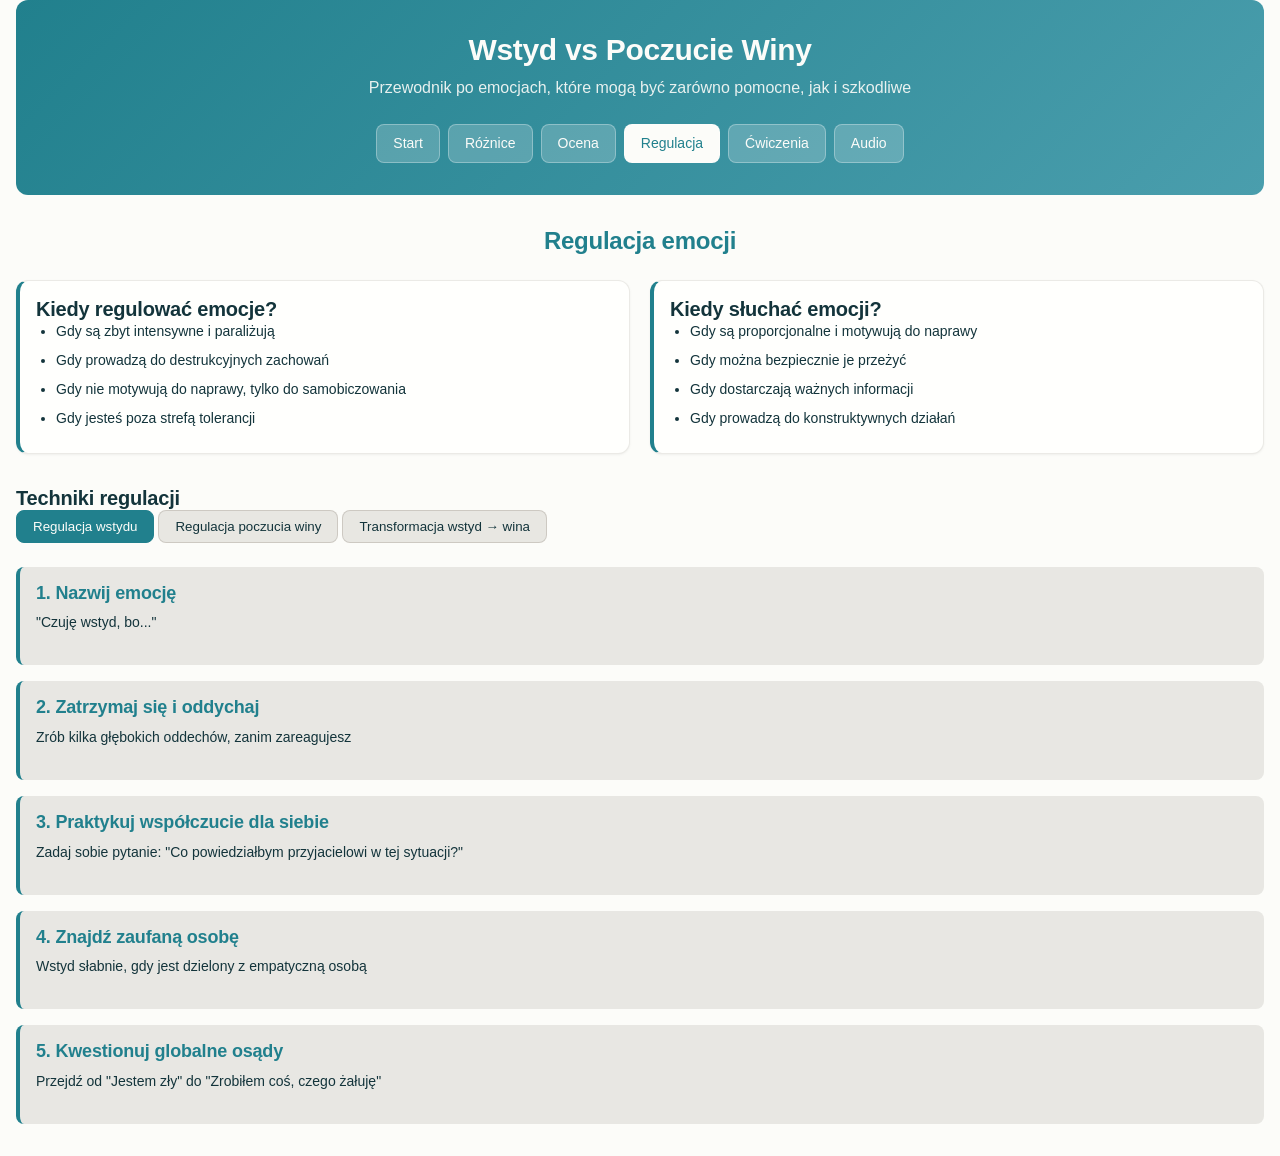
<file: regulation.html>
<!DOCTYPE html>
<html lang="pl">
<head>
    <meta charset="UTF-8">
    <meta name="viewport" content="width=device-width, initial-scale=1.0">
    <title>Regulacja - Wstyd vs Poczucie Winy</title>
    <link rel="stylesheet" href="style.css">
</head>
<body>
    <div class="container">
        <!-- Header -->
        <header class="header">
            <h1>Wstyd vs Poczucie Winy</h1>
            <p class="header-subtitle">Przewodnik po emocjach, które mogą być zarówno pomocne, jak i szkodliwe</p>
            <nav class="main-nav">
                <a href="index.html" class="nav-btn">Start</a>
                <a href="differences.html" class="nav-btn">Różnice</a>
                <a href="assessment.html" class="nav-btn">Ocena</a>
                <a href="regulation.html" class="nav-btn active">Regulacja</a>
                <a href="exercises.html" class="nav-btn">Ćwiczenia</a>
                <a href="audio.html" class="nav-btn">Audio</a>
            </nav>
        </header>

        <!-- Regulation Section -->
        <section id="regulation" class="section active">
            <h2>Regulacja emocji</h2>
            
            <div class="regulation-guide">
                <div class="when-regulate card">
                    <div class="card__body">
                        <h3>Kiedy regulować emocje?</h3>
                        <ul>
                            <li>Gdy są zbyt intensywne i paraliżują</li>
                            <li>Gdy prowadzą do destrukcyjnych zachowań</li>
                            <li>Gdy nie motywują do naprawy, tylko do samobiczowania</li>
                            <li>Gdy jesteś poza strefą tolerancji</li>
                        </ul>
                    </div>
                </div>
                
                <div class="when-listen card">
                    <div class="card__body">
                        <h3>Kiedy słuchać emocji?</h3>
                        <ul>
                            <li>Gdy są proporcjonalne i motywują do naprawy</li>
                            <li>Gdy można bezpiecznie je przeżyć</li>
                            <li>Gdy dostarczają ważnych informacji</li>
                            <li>Gdy prowadzą do konstruktywnych działań</li>
                        </ul>
                    </div>
                </div>
            </div>

            <div class="techniques-section">
                <h3>Techniki regulacji</h3>
                <div class="techniques-tabs">
                    <button class="tech-tab-btn active" data-tech="shame">Regulacja wstydu</button>
                    <button class="tech-tab-btn" data-tech="guilt">Regulacja poczucia winy</button>
                    <button class="tech-tab-btn" data-tech="transform">Transformacja wstyd → wina</button>
                </div>

                <div id="shame-techniques" class="tech-content active">
                    <div class="technique-steps">
                        <div class="step">
                            <h4>1. Nazwij emocję</h4>
                            <p>"Czuję wstyd, bo..."</p>
                        </div>
                        <div class="step">
                            <h4>2. Zatrzymaj się i oddychaj</h4>
                            <p>Zrób kilka głębokich oddechów, zanim zareagujesz</p>
                        </div>
                        <div class="step">
                            <h4>3. Praktykuj współczucie dla siebie</h4>
                            <p>Zadaj sobie pytanie: "Co powiedziałbym przyjacielowi w tej sytuacji?"</p>
                        </div>
                        <div class="step">
                            <h4>4. Znajdź zaufaną osobę</h4>
                            <p>Wstyd słabnie, gdy jest dzielony z empatyczną osobą</p>
                        </div>
                        <div class="step">
                            <h4>5. Kwestionuj globalne osądy</h4>
                            <p>Przejdź od "Jestem zły" do "Zrobiłem coś, czego żałuję"</p>
                        </div>
                    </div>
                </div>

                <div id="guilt-techniques" class="tech-content">
                    <div class="technique-steps">
                        <div class="step">
                            <h4>1. Sprawdź fakty vs przekonania</h4>
                            <p>Oddziel to, co się naprawdę wydarzyło od swojej interpretacji</p>
                        </div>
                        <div class="step">
                            <h4>2. Określ możliwość naprawy</h4>
                            <p>Zadaj pytanie: "Co mogę zrobić, żeby to naprawić?"</p>
                        </div>
                        <div class="step">
                            <h4>3. Przeproś, jeśli to uzasadnione</h4>
                            <p>Składaj szczere przeprosiny bez usprawiedliwień</p>
                        </div>
                        <div class="step">
                            <h4>4. Wyciągnij wnioski</h4>
                            <p>Naucz się czegoś na przyszłość z tej sytuacji</p>
                        </div>
                        <div class="step">
                            <h4>5. Zastąp samokrytykę działaniem</h4>
                            <p>Skup się na tym, co możesz zrobić teraz</p>
                        </div>
                    </div>
                </div>

                <div id="transform-techniques" class="tech-content">
                    <div class="transform-steps">
                        <h4>Jak zamienić wstyd w poczucie winy:</h4>
                        <ol>
                            <li>Przejdź od "jestem zły" do "zrobiłem coś złego"</li>
                            <li>Skup się na konkretnym zachowaniu, nie na całej osobie</li>
                            <li>Zadaj pytanie: "Co mogę naprawić?" zamiast "Dlaczego jestem taki?"</li>
                            <li>Praktykuj samoakceptację przy jednoczesnej odpowiedzialności</li>
                            <li>Używaj języka zachowań: "Gdy robiłem X..." zamiast "Jestem osobą, która..."</li>
                        </ol>
                    </div>
                </div>
            </div>
        </section>
    </div>

    <script src="app.js"></script>
</body>
</html>
</file>
<file: style.css>
:root {
  /* Colors */
  --color-background: rgba(252, 252, 249, 1);
  --color-surface: rgba(255, 255, 253, 1);
  --color-text: rgba(19, 52, 59, 1);
  --color-text-secondary: rgba(98, 108, 113, 1);
  --color-primary: rgba(33, 128, 141, 1);
  --color-primary-hover: rgba(29, 116, 128, 1);
  --color-primary-active: rgba(26, 104, 115, 1);
  --color-secondary: rgba(94, 82, 64, 0.12);
  --color-secondary-hover: rgba(94, 82, 64, 0.2);
  --color-secondary-active: rgba(94, 82, 64, 0.25);
  --color-border: rgba(94, 82, 64, 0.2);
  --color-btn-primary-text: rgba(252, 252, 249, 1);
  --color-card-border: rgba(94, 82, 64, 0.12);
  --color-card-border-inner: rgba(94, 82, 64, 0.12);
  --color-error: rgba(192, 21, 47, 1);
  --color-success: rgba(33, 128, 141, 1);
  --color-warning: rgba(168, 75, 47, 1);
  --color-info: rgba(98, 108, 113, 1);
  --color-focus-ring: rgba(33, 128, 141, 0.4);
  --color-select-caret: rgba(19, 52, 59, 0.8);

  /* Common style patterns */
  --focus-ring: 0 0 0 3px var(--color-focus-ring);
  --focus-outline: 2px solid var(--color-primary);
  --status-bg-opacity: 0.15;
  --status-border-opacity: 0.25;
  --select-caret-light: url("data:image/svg+xml,%3Csvg xmlns='http://www.w3.org/2000/svg' width='16' height='16' viewBox='0 0 24 24' fill='none' stroke='%23134252' stroke-width='2' stroke-linecap='round' stroke-linejoin='round'%3E%3Cpolyline points='6 9 12 15 18 9'%3E%3C/polyline%3E%3C/svg%3E");
  --select-caret-dark: url("data:image/svg+xml,%3Csvg xmlns='http://www.w3.org/2000/svg' width='16' height='16' viewBox='0 0 24 24' fill='none' stroke='%23f5f5f5' stroke-width='2' stroke-linecap='round' stroke-linejoin='round'%3E%3Cpolyline points='6 9 12 15 18 9'%3E%3C/polyline%3E%3C/svg%3E");

  /* RGB versions for opacity control */
  --color-success-rgb: 33, 128, 141;
  --color-error-rgb: 192, 21, 47;
  --color-warning-rgb: 168, 75, 47;
  --color-info-rgb: 98, 108, 113;

  /* Typography */
  --font-family-base: "FKGroteskNeue", "Geist", "Inter", -apple-system,
    BlinkMacSystemFont, "Segoe UI", Roboto, sans-serif;
  --font-family-mono: "Berkeley Mono", ui-monospace, SFMono-Regular, Menlo,
    Monaco, Consolas, monospace;
  --font-size-xs: 11px;
  --font-size-sm: 12px;
  --font-size-base: 14px;
  --font-size-md: 14px;
  --font-size-lg: 16px;
  --font-size-xl: 18px;
  --font-size-2xl: 20px;
  --font-size-3xl: 24px;
  --font-size-4xl: 30px;
  --font-weight-normal: 400;
  --font-weight-medium: 500;
  --font-weight-semibold: 550;
  --font-weight-bold: 600;
  --line-height-tight: 1.2;
  --line-height-normal: 1.5;
  --letter-spacing-tight: -0.01em;

  /* Spacing */
  --space-0: 0;
  --space-1: 1px;
  --space-2: 2px;
  --space-4: 4px;
  --space-6: 6px;
  --space-8: 8px;
  --space-10: 10px;
  --space-12: 12px;
  --space-16: 16px;
  --space-20: 20px;
  --space-24: 24px;
  --space-32: 32px;

  /* Border Radius */
  --radius-sm: 6px;
  --radius-base: 8px;
  --radius-md: 10px;
  --radius-lg: 12px;
  --radius-full: 9999px;

  /* Shadows */
  --shadow-xs: 0 1px 2px rgba(0, 0, 0, 0.02);
  --shadow-sm: 0 1px 3px rgba(0, 0, 0, 0.04), 0 1px 2px rgba(0, 0, 0, 0.02);
  --shadow-md: 0 4px 6px -1px rgba(0, 0, 0, 0.04),
    0 2px 4px -1px rgba(0, 0, 0, 0.02);
  --shadow-lg: 0 10px 15px -3px rgba(0, 0, 0, 0.04),
    0 4px 6px -2px rgba(0, 0, 0, 0.02);
  --shadow-inset-sm: inset 0 1px 0 rgba(255, 255, 255, 0.15),
    inset 0 -1px 0 rgba(0, 0, 0, 0.03);

  /* Animation */
  --duration-fast: 150ms;
  --duration-normal: 250ms;
  --ease-standard: cubic-bezier(0.16, 1, 0.3, 1);

  /* Layout */
  --container-sm: 640px;
  --container-md: 768px;
  --container-lg: 1024px;
  --container-xl: 1280px;
}

/* Dark mode colors */
@media (prefers-color-scheme: dark) {
  :root {
    --color-background: rgba(31, 33, 33, 1);
    --color-surface: rgba(38, 40, 40, 1);
    --color-text: rgba(245, 245, 245, 1);
    --color-text-secondary: rgba(167, 169, 169, 0.7);
    --color-primary: rgba(50, 184, 198, 1);
    --color-primary-hover: rgba(45, 166, 178, 1);
    --color-primary-active: rgba(41, 150, 161, 1);
    --color-secondary: rgba(119, 124, 124, 0.15);
    --color-secondary-hover: rgba(119, 124, 124, 0.25);
    --color-secondary-active: rgba(119, 124, 124, 0.3);
    --color-border: rgba(119, 124, 124, 0.3);
    --color-error: rgba(255, 84, 89, 1);
    --color-success: rgba(50, 184, 198, 1);
    --color-warning: rgba(230, 129, 97, 1);
    --color-info: rgba(167, 169, 169, 1);
    --color-focus-ring: rgba(50, 184, 198, 0.4);
    --color-btn-primary-text: rgba(19, 52, 59, 1);
    --color-card-border: rgba(119, 124, 124, 0.2);
    --color-card-border-inner: rgba(119, 124, 124, 0.15);
    --shadow-inset-sm: inset 0 1px 0 rgba(255, 255, 255, 0.1),
      inset 0 -1px 0 rgba(0, 0, 0, 0.15);
    --button-border-secondary: rgba(119, 124, 124, 0.2);
    --color-border-secondary: rgba(119, 124, 124, 0.2);
    --color-select-caret: rgba(245, 245, 245, 0.8);

    /* Common style patterns - updated for dark mode */
    --focus-ring: 0 0 0 3px var(--color-focus-ring);
    --focus-outline: 2px solid var(--color-primary);
    --status-bg-opacity: 0.15;
    --status-border-opacity: 0.25;
    --select-caret-light: url("data:image/svg+xml,%3Csvg xmlns='http://www.w3.org/2000/svg' width='16' height='16' viewBox='0 0 24 24' fill='none' stroke='%23134252' stroke-width='2' stroke-linecap='round' stroke-linejoin='round'%3E%3Cpolyline points='6 9 12 15 18 9'%3E%3C/polyline%3E%3C/svg%3E");
    --select-caret-dark: url("data:image/svg+xml,%3Csvg xmlns='http://www.w3.org/2000/svg' width='16' height='16' viewBox='0 0 24 24' fill='none' stroke='%23f5f5f5' stroke-width='2' stroke-linecap='round' stroke-linejoin='round'%3E%3Cpolyline points='6 9 12 15 18 9'%3E%3C/polyline%3E%3C/svg%3E");

    /* RGB versions for dark mode */
    --color-success-rgb: 50, 184, 198;
    --color-error-rgb: 255, 84, 89;
    --color-warning-rgb: 230, 129, 97;
    --color-info-rgb: 167, 169, 169;
  }
}

/* Data attribute for manual theme switching */
[data-color-scheme="dark"] {
  --color-background: rgba(31, 33, 33, 1);
  --color-surface: rgba(38, 40, 40, 1);
  --color-text: rgba(245, 245, 245, 1);
  --color-text-secondary: rgba(167, 169, 169, 0.7);
  --color-primary: rgba(50, 184, 198, 1);
  --color-primary-hover: rgba(45, 166, 178, 1);
  --color-primary-active: rgba(41, 150, 161, 1);
  --color-secondary: rgba(119, 124, 124, 0.15);
  --color-secondary-hover: rgba(119, 124, 124, 0.25);
  --color-secondary-active: rgba(119, 124, 124, 0.3);
  --color-border: rgba(119, 124, 124, 0.3);
  --color-error: rgba(255, 84, 89, 1);
  --color-success: rgba(50, 184, 198, 1);
  --color-warning: rgba(230, 129, 97, 1);
  --color-info: rgba(167, 169, 169, 1);
  --color-focus-ring: rgba(50, 184, 198, 0.4);
  --color-btn-primary-text: rgba(19, 52, 59, 1);
  --color-card-border: rgba(119, 124, 124, 0.15);
  --color-card-border-inner: rgba(119, 124, 124, 0.15);
  --shadow-inset-sm: inset 0 1px 0 rgba(255, 255, 255, 0.1),
    inset 0 -1px 0 rgba(0, 0, 0, 0.15);
  --color-border-secondary: rgba(119, 124, 124, 0.2);
  --color-select-caret: rgba(245, 245, 245, 0.8);

  /* Common style patterns - updated for dark mode */
  --focus-ring: 0 0 0 3px var(--color-focus-ring);
  --focus-outline: 2px solid var(--color-primary);
  --status-bg-opacity: 0.15;
  --status-border-opacity: 0.25;
  --select-caret-light: url("data:image/svg+xml,%3Csvg xmlns='http://www.w3.org/2000/svg' width='16' height='16' viewBox='0 0 24 24' fill='none' stroke='%23134252' stroke-width='2' stroke-linecap='round' stroke-linejoin='round'%3E%3Cpolyline points='6 9 12 15 18 9'%3E%3C/polyline%3E%3C/svg%3E");
  --select-caret-dark: url("data:image/svg+xml,%3Csvg xmlns='http://www.w3.org/2000/svg' width='16' height='16' viewBox='0 0 24 24' fill='none' stroke='%23f5f5f5' stroke-width='2' stroke-linecap='round' stroke-linejoin='round'%3E%3Cpolyline points='6 9 12 15 18 9'%3E%3C/polyline%3E%3C/svg%3E");

  /* RGB versions for dark mode */
  --color-success-rgb: 50, 184, 198;
  --color-error-rgb: 255, 84, 89;
  --color-warning-rgb: 230, 129, 97;
  --color-info-rgb: 167, 169, 169;
}

[data-color-scheme="light"] {
  --color-background: rgba(252, 252, 249, 1);
  --color-surface: rgba(255, 255, 253, 1);
  --color-text: rgba(19, 52, 59, 1);
  --color-text-secondary: rgba(98, 108, 113, 1);
  --color-primary: rgba(33, 128, 141, 1);
  --color-primary-hover: rgba(29, 116, 128, 1);
  --color-primary-active: rgba(26, 104, 115, 1);
  --color-secondary: rgba(94, 82, 64, 0.12);
  --color-secondary-hover: rgba(94, 82, 64, 0.2);
  --color-secondary-active: rgba(94, 82, 64, 0.25);
  --color-border: rgba(94, 82, 64, 0.2);
  --color-btn-primary-text: rgba(252, 252, 249, 1);
  --color-card-border: rgba(94, 82, 64, 0.12);
  --color-card-border-inner: rgba(94, 82, 64, 0.12);
  --color-error: rgba(192, 21, 47, 1);
  --color-success: rgba(33, 128, 141, 1);
  --color-warning: rgba(168, 75, 47, 1);
  --color-info: rgba(98, 108, 113, 1);
  --color-focus-ring: rgba(33, 128, 141, 0.4);

  /* RGB versions for light mode */
  --color-success-rgb: 33, 128, 141;
  --color-error-rgb: 192, 21, 47;
  --color-warning-rgb: 168, 75, 47;
  --color-info-rgb: 98, 108, 113;
}

/* Base styles */
html {
  font-size: var(--font-size-base);
  font-family: var(--font-family-base);
  line-height: var(--line-height-normal);
  color: var(--color-text);
  background-color: var(--color-background);
  -webkit-font-smoothing: antialiased;
  box-sizing: border-box;
}

body {
  margin: 0;
  padding: 0;
}

*,
*::before,
*::after {
  box-sizing: inherit;
}

/* Typography */
h1,
h2,
h3,
h4,
h5,
h6 {
  margin: 0;
  font-weight: var(--font-weight-semibold);
  line-height: var(--line-height-tight);
  color: var(--color-text);
  letter-spacing: var(--letter-spacing-tight);
}

h1 {
  font-size: var(--font-size-4xl);
}
h2 {
  font-size: var(--font-size-3xl);
}
h3 {
  font-size: var(--font-size-2xl);
}
h4 {
  font-size: var(--font-size-xl);
}
h5 {
  font-size: var(--font-size-lg);
}
h6 {
  font-size: var(--font-size-md);
}

p {
  margin: 0 0 var(--space-16) 0;
}

a {
  color: var(--color-primary);
  text-decoration: none;
  transition: color var(--duration-fast) var(--ease-standard);
}

a:hover {
  color: var(--color-primary-hover);
}

code,
pre {
  font-family: var(--font-family-mono);
  font-size: calc(var(--font-size-base) * 0.95);
  background-color: var(--color-secondary);
  border-radius: var(--radius-sm);
}

code {
  padding: var(--space-1) var(--space-4);
}

pre {
  padding: var(--space-16);
  margin: var(--space-16) 0;
  overflow: auto;
  border: 1px solid var(--color-border);
}

pre code {
  background: none;
  padding: 0;
}

/* Buttons */
.btn {
  display: inline-flex;
  align-items: center;
  justify-content: center;
  padding: var(--space-8) var(--space-16);
  border-radius: var(--radius-base);
  font-size: var(--font-size-base);
  font-weight: 500;
  line-height: 1.5;
  cursor: pointer;
  transition: all var(--duration-normal) var(--ease-standard);
  border: none;
  text-decoration: none;
  position: relative;
}

.btn:focus-visible {
  outline: none;
  box-shadow: var(--focus-ring);
}

.btn--primary {
  background: var(--color-primary);
  color: var(--color-btn-primary-text);
}

.btn--primary:hover {
  background: var(--color-primary-hover);
}

.btn--primary:active {
  background: var(--color-primary-active);
}

.btn--secondary {
  background: var(--color-secondary);
  color: var(--color-text);
}

.btn--secondary:hover {
  background: var(--color-secondary-hover);
}

.btn--secondary:active {
  background: var(--color-secondary-active);
}

.btn--outline {
  background: transparent;
  border: 1px solid var(--color-border);
  color: var(--color-text);
}

.btn--outline:hover {
  background: var(--color-secondary);
}

.btn--sm {
  padding: var(--space-4) var(--space-12);
  font-size: var(--font-size-sm);
  border-radius: var(--radius-sm);
}

.btn--lg {
  padding: var(--space-10) var(--space-20);
  font-size: var(--font-size-lg);
  border-radius: var(--radius-md);
}

.btn--full-width {
  width: 100%;
}

.btn:disabled {
  opacity: 0.5;
  cursor: not-allowed;
}

/* Form elements */
.form-control {
  display: block;
  width: 100%;
  padding: var(--space-8) var(--space-12);
  font-size: var(--font-size-md);
  line-height: 1.5;
  color: var(--color-text);
  background-color: var(--color-surface);
  border: 1px solid var(--color-border);
  border-radius: var(--radius-base);
  transition: border-color var(--duration-fast) var(--ease-standard),
    box-shadow var(--duration-fast) var(--ease-standard);
}

textarea.form-control {
  font-family: var(--font-family-base);
  font-size: var(--font-size-base);
}

select.form-control {
  padding: var(--space-8) var(--space-12);
  -webkit-appearance: none;
  -moz-appearance: none;
  appearance: none;
  background-image: var(--select-caret-light);
  background-repeat: no-repeat;
  background-position: right var(--space-12) center;
  background-size: 16px;
  padding-right: var(--space-32);
}

/* Add a dark mode specific caret */
@media (prefers-color-scheme: dark) {
  select.form-control {
    background-image: var(--select-caret-dark);
  }
}

/* Also handle data-color-scheme */
[data-color-scheme="dark"] select.form-control {
  background-image: var(--select-caret-dark);
}

[data-color-scheme="light"] select.form-control {
  background-image: var(--select-caret-light);
}

.form-control:focus {
  border-color: var(--color-primary);
  outline: var(--focus-outline);
}

.form-label {
  display: block;
  margin-bottom: var(--space-8);
  font-weight: var(--font-weight-medium);
  font-size: var(--font-size-sm);
}

.form-group {
  margin-bottom: var(--space-16);
}

/* Card component */
.card {
  background-color: var(--color-surface);
  border-radius: var(--radius-lg);
  border: 1px solid var(--color-card-border);
  box-shadow: var(--shadow-sm);
  overflow: hidden;
  transition: box-shadow var(--duration-normal) var(--ease-standard);
}

.card:hover {
  box-shadow: var(--shadow-md);
}

.card__body {
  padding: var(--space-16);
}

.card__header,
.card__footer {
  padding: var(--space-16);
  border-bottom: 1px solid var(--color-card-border-inner);
}

/* Status indicators - simplified with CSS variables */
.status {
  display: inline-flex;
  align-items: center;
  padding: var(--space-6) var(--space-12);
  border-radius: var(--radius-full);
  font-weight: var(--font-weight-medium);
  font-size: var(--font-size-sm);
}

.status--success {
  background-color: rgba(
    var(--color-success-rgb, 33, 128, 141),
    var(--status-bg-opacity)
  );
  color: var(--color-success);
  border: 1px solid
    rgba(var(--color-success-rgb, 33, 128, 141), var(--status-border-opacity));
}

.status--error {
  background-color: rgba(
    var(--color-error-rgb, 192, 21, 47),
    var(--status-bg-opacity)
  );
  color: var(--color-error);
  border: 1px solid
    rgba(var(--color-error-rgb, 192, 21, 47), var(--status-border-opacity));
}

.status--warning {
  background-color: rgba(
    var(--color-warning-rgb, 168, 75, 47),
    var(--status-bg-opacity)
  );
  color: var(--color-warning);
  border: 1px solid
    rgba(var(--color-warning-rgb, 168, 75, 47), var(--status-border-opacity));
}

.status--info {
  background-color: rgba(
    var(--color-info-rgb, 98, 108, 113),
    var(--status-bg-opacity)
  );
  color: var(--color-info);
  border: 1px solid
    rgba(var(--color-info-rgb, 98, 108, 113), var(--status-border-opacity));
}

/* Container layout */
.container {
  width: 100%;
  margin-right: auto;
  margin-left: auto;
  padding-right: var(--space-16);
  padding-left: var(--space-16);
}

@media (min-width: 640px) {
  .container {
    max-width: var(--container-sm);
  }
}
@media (min-width: 768px) {
  .container {
    max-width: var(--container-md);
  }
}
@media (min-width: 1024px) {
  .container {
    max-width: var(--container-lg);
  }
}
@media (min-width: 1280px) {
  .container {
    max-width: var(--container-xl);
  }
}

/* Utility classes */
.flex {
  display: flex;
}
.flex-col {
  flex-direction: column;
}
.items-center {
  align-items: center;
}
.justify-center {
  justify-content: center;
}
.justify-between {
  justify-content: space-between;
}
.gap-4 {
  gap: var(--space-4);
}
.gap-8 {
  gap: var(--space-8);
}
.gap-16 {
  gap: var(--space-16);
}

.m-0 {
  margin: 0;
}
.mt-8 {
  margin-top: var(--space-8);
}
.mb-8 {
  margin-bottom: var(--space-8);
}
.mx-8 {
  margin-left: var(--space-8);
  margin-right: var(--space-8);
}
.my-8 {
  margin-top: var(--space-8);
  margin-bottom: var(--space-8);
}

.p-0 {
  padding: 0;
}
.py-8 {
  padding-top: var(--space-8);
  padding-bottom: var(--space-8);
}
.px-8 {
  padding-left: var(--space-8);
  padding-right: var(--space-8);
}
.py-16 {
  padding-top: var(--space-16);
  padding-bottom: var(--space-16);
}
.px-16 {
  padding-left: var(--space-16);
  padding-right: var(--space-16);
}

.block {
  display: block;
}
.hidden {
  display: none;
}

/* Accessibility */
.sr-only {
  position: absolute;
  width: 1px;
  height: 1px;
  padding: 0;
  margin: -1px;
  overflow: hidden;
  clip: rect(0, 0, 0, 0);
  white-space: nowrap;
  border-width: 0;
}

:focus-visible {
  outline: var(--focus-outline);
  outline-offset: 2px;
}

/* Dark mode specifics */
[data-color-scheme="dark"] .btn--outline {
  border: 1px solid var(--color-border-secondary);
}

@font-face {
  font-family: 'FKGroteskNeue';
  src: url('https://r2cdn.perplexity.ai/fonts/FKGroteskNeue.woff2')
    format('woff2');
}

/* Header and Navigation */
.header {
  text-align: center;
  padding: var(--space-32) 0;
  background: linear-gradient(135deg, var(--color-primary) 0%, #4a9ead 100%);
  color: var(--color-btn-primary-text);
  margin-bottom: var(--space-32);
  border-radius: var(--radius-lg);
}

.header h1 {
  font-size: var(--font-size-4xl);
  margin-bottom: var(--space-8);
  color: var(--color-btn-primary-text);
}

.header-subtitle {
  font-size: var(--font-size-lg);
  opacity: 0.9;
  margin-bottom: var(--space-24);
}

.main-nav {
  display: flex;
  justify-content: center;
  gap: var(--space-8);
  flex-wrap: wrap;
}

.nav-btn {
  background: rgba(255, 255, 255, 0.2);
  color: var(--color-btn-primary-text);
  border: 1px solid rgba(255, 255, 255, 0.3);
  padding: var(--space-8) var(--space-16);
  border-radius: var(--radius-base);
  cursor: pointer;
  transition: all var(--duration-normal) var(--ease-standard);
  font-weight: var(--font-weight-medium);
}

.nav-btn:hover {
  background: rgba(255, 255, 255, 0.3);
}

.nav-btn.active {
  background: var(--color-btn-primary-text);
  color: var(--color-primary);
}

/* Section Management */
.section {
  display: none;
  margin-bottom: var(--space-32);
}

.section.active {
  display: block;
}

.section h2 {
  font-size: var(--font-size-3xl);
  margin-bottom: var(--space-24);
  text-align: center;
  color: var(--color-primary);
}

/* Home Section */
.intro-card {
  margin-bottom: var(--space-24);
}

.quick-start {
  margin-top: var(--space-24);
  padding: var(--space-20);
  background: var(--color-secondary);
  border-radius: var(--radius-base);
}

.quick-actions {
  display: flex;
  gap: var(--space-12);
  margin-top: var(--space-16);
  flex-wrap: wrap;
}

.overview-grid {
  display: grid;
  grid-template-columns: repeat(auto-fit, minmax(300px, 1fr));
  gap: var(--space-20);
  margin-top: var(--space-24);
}

.overview-item h3 {
  font-size: var(--font-size-xl);
  margin-bottom: var(--space-12);
}

/* Comparison Table */
.comparison-table {
  display: grid;
  grid-template-columns: 1fr 1fr 1fr;
  gap: 1px;
  background: var(--color-border);
  border-radius: var(--radius-base);
  overflow: hidden;
  margin-bottom: var(--space-32);
}

.comparison-header {
  display: contents;
}

.comparison-header .comparison-cell {
  font-weight: var(--font-weight-bold);
  background: var(--color-primary);
  color: var(--color-btn-primary-text);
}

.comparison-row {
  display: contents;
}

.comparison-cell {
  padding: var(--space-12);
  background: var(--color-surface);
}

.comparison-cell.aspect {
  font-weight: var(--font-weight-semibold);
  background: var(--color-secondary);
}

.comparison-cell.shame {
  border-left: 4px solid #ff6b6b;
}

.comparison-cell.guilt {
  border-left: 4px solid #4ecdc4;
}

/* Examples Section */
.examples-section {
  margin-top: var(--space-32);
}

.examples-grid {
  display: grid;
  grid-template-columns: repeat(auto-fit, minmax(350px, 1fr));
  gap: var(--space-20);
  margin-top: var(--space-20);
}

.example-card h4 {
  color: var(--color-primary);
  margin-bottom: var(--space-12);
}

.example-card p {
  margin-bottom: var(--space-8);
  font-size: var(--font-size-sm);
}

/* Assessment Section */
.assessment-tabs {
  display: flex;
  gap: var(--space-4);
  margin-bottom: var(--space-24);
  border-bottom: 2px solid var(--color-border);
  flex-wrap: wrap;
}

.tab-btn {
  background: none;
  border: none;
  padding: var(--space-12) var(--space-16);
  cursor: pointer;
  border-bottom: 2px solid transparent;
  transition: all var(--duration-normal) var(--ease-standard);
  font-weight: var(--font-weight-medium);
  color: var(--color-text-secondary);
}

.tab-btn.active {
  color: var(--color-primary);
  border-bottom-color: var(--color-primary);
}

.tab-content {
  display: none;
}

.tab-content.active {
  display: block;
}

/* Vulnerability Test */
.vulnerability-test {
  max-width: 600px;
}

.question-item {
  display: flex;
  justify-content: space-between;
  align-items: center;
  padding: var(--space-12);
  margin-bottom: var(--space-8);
  background: var(--color-secondary);
  border-radius: var(--radius-base);
}

.question-text {
  flex: 1;
  margin-right: var(--space-16);
}

.rating-buttons {
  display: flex;
  gap: var(--space-4);
}

.rating-btn {
  width: 32px;
  height: 32px;
  border: 2px solid var(--color-border);
  background: var(--color-surface);
  border-radius: 50%;
  cursor: pointer;
  transition: all var(--duration-fast) var(--ease-standard);
  font-weight: var(--font-weight-medium);
}

.rating-btn:hover {
  border-color: var(--color-primary);
}

.rating-btn.selected {
  background: var(--color-primary);
  color: var(--color-btn-primary-text);
  border-color: var(--color-primary);
}

.result-card {
  margin-top: var(--space-20);
  padding: var(--space-16);
  border-radius: var(--radius-base);
  border-left: 4px solid var(--color-primary);
  background: var(--color-secondary);
}

/* Fact Check Tool */
.fact-check-tool {
  max-width: 700px;
}

.fact-check-tool h4 {
  margin: var(--space-20) 0 var(--space-8) 0;
  color: var(--color-primary);
}

.control-questions {
  margin: var(--space-16) 0;
}

.checkbox-label {
  display: block;
  margin-bottom: var(--space-8);
  cursor: pointer;
  padding: var(--space-8);
  border-radius: var(--radius-base);
  transition: background-color var(--duration-fast) var(--ease-standard);
}

.checkbox-label:hover {
  background: var(--color-secondary);
}

.checkbox-label input {
  margin-right: var(--space-8);
}

/* Intensity Tool */
.intensity-tool {
  max-width: 500px;
}

.intensity-slider {
  width: 100%;
  height: 8px;
  border-radius: var(--radius-base);
  background: var(--color-secondary);
  outline: none;
  margin: var(--space-16) 0;
}

.intensity-slider::-webkit-slider-thumb {
  appearance: none;
  width: 24px;
  height: 24px;
  border-radius: 50%;
  background: var(--color-primary);
  cursor: pointer;
}

.intensity-slider::-moz-range-thumb {
  width: 24px;
  height: 24px;
  border-radius: 50%;
  background: var(--color-primary);
  cursor: pointer;
  border: none;
}

.intensity-value {
  text-align: center;
  font-size: var(--font-size-2xl);
  font-weight: var(--font-weight-bold);
  color: var(--color-primary);
  margin-bottom: var(--space-16);
}

/* Regulation Section */
.regulation-guide {
  display: grid;
  grid-template-columns: repeat(auto-fit, minmax(300px, 1fr));
  gap: var(--space-20);
  margin-bottom: var(--space-32);
}

.when-regulate,
.when-listen {
  border-left: 4px solid var(--color-primary);
}

.when-regulate ul,
.when-listen ul {
  margin: 0;
  padding-left: var(--space-20);
}

.when-regulate li,
.when-listen li {
  margin-bottom: var(--space-8);
}

/* Techniques Section */
.techniques-section {
  margin-top: var(--space-32);
}

.techniques-tabs {
  display: flex;
  gap: var(--space-4);
  margin-bottom: var(--space-24);
  flex-wrap: wrap;
}

.tech-tab-btn {
  background: var(--color-secondary);
  color: var(--color-text);
  border: 1px solid var(--color-border);
  padding: var(--space-8) var(--space-16);
  border-radius: var(--radius-base);
  cursor: pointer;
  transition: all var(--duration-normal) var(--ease-standard);
  font-weight: var(--font-weight-medium);
}

.tech-tab-btn.active {
  background: var(--color-primary);
  color: var(--color-btn-primary-text);
  border-color: var(--color-primary);
}

.tech-content {
  display: none;
}

.tech-content.active {
  display: block;
}

.technique-steps {
  display: grid;
  gap: var(--space-16);
}

.step {
  padding: var(--space-16);
  background: var(--color-secondary);
  border-radius: var(--radius-base);
  border-left: 4px solid var(--color-primary);
}

.step h4 {
  color: var(--color-primary);
  margin-bottom: var(--space-8);
}

.transform-steps {
  background: var(--color-secondary);
  padding: var(--space-20);
  border-radius: var(--radius-base);
  border-left: 4px solid #4ecdc4;
}

.transform-steps h4 {
  color: var(--color-primary);
  margin-bottom: var(--space-16);
}

.transform-steps ol {
  margin: 0;
  padding-left: var(--space-20);
}

.transform-steps li {
  margin-bottom: var(--space-8);
  font-weight: var(--font-weight-medium);
}

/* Exercises Section */
.exercises-grid {
  display: grid;
  grid-template-columns: repeat(auto-fit, minmax(280px, 1fr));
  gap: var(--space-20);
}

.exercise-card {
  text-align: center;
  transition: transform var(--duration-normal) var(--ease-standard);
}

.exercise-card:hover {
  transform: translateY(-4px);
}

.exercise-card h3 {
  color: var(--color-primary);
  margin-bottom: var(--space-12);
}

/* Modal Styles */
.modal {
  display: none;
  position: fixed;
  z-index: 1000;
  left: 0;
  top: 0;
  width: 100%;
  height: 100%;
  background-color: rgba(0, 0, 0, 0.5);
  backdrop-filter: blur(4px);
}

.modal-content {
  background-color: var(--color-surface);
  margin: 5% auto;
  padding: var(--space-24);
  border-radius: var(--radius-lg);
  width: 90%;
  max-width: 600px;
  max-height: 80vh;
  overflow-y: auto;
  position: relative;
  box-shadow: var(--shadow-lg);
}

.close {
  position: absolute;
  right: var(--space-16);
  top: var(--space-16);
  font-size: var(--font-size-2xl);
  font-weight: var(--font-weight-bold);
  cursor: pointer;
  color: var(--color-text-secondary);
  transition: color var(--duration-fast) var(--ease-standard);
}

.close:hover {
  color: var(--color-primary);
}

/* Journal Form */
#journal-form .form-group {
  margin-bottom: var(--space-16);
}

#journal-form textarea {
  min-height: 80px;
  resize: vertical;
}

/* Affirmation Display */
.affirmation-display {
  background: linear-gradient(135deg, var(--color-primary), #4ecdc4);
  color: var(--color-btn-primary-text);
  padding: var(--space-24);
  border-radius: var(--radius-lg);
  text-align: center;
  font-size: var(--font-size-xl);
  font-weight: var(--font-weight-medium);
  margin-bottom: var(--space-20);
  min-height: 80px;
  display: flex;
  align-items: center;
  justify-content: center;
}

/* Conversation */
.conversation {
  max-width: 500px;
}

.conversation-step {
  margin-bottom: var(--space-20);
  padding: var(--space-16);
  background: var(--color-secondary);
  border-radius: var(--radius-base);
}

.conversation-step p {
  margin-bottom: var(--space-12);
  font-style: italic;
  color: var(--color-primary);
}

/* Audio Section */
.audio-grid {
  display: grid;
  grid-template-columns: repeat(auto-fit, minmax(350px, 1fr));
  gap: var(--space-24);
}

.audio-item h3 {
  color: var(--color-primary);
  margin-bottom: var(--space-12);
}

.audio-player {
  display: flex;
  align-items: center;
  gap: var(--space-12);
  margin: var(--space-16) 0;
  padding: var(--space-12);
  background: var(--color-secondary);
  border-radius: var(--radius-base);
}

.play-btn {
  background: var(--color-primary);
  color: var(--color-btn-primary-text);
  border: none;
  border-radius: 50%;
  width: 48px;
  height: 48px;
  cursor: pointer;
  font-size: var(--font-size-lg);
  transition: all var(--duration-normal) var(--ease-standard);
  display: flex;
  align-items: center;
  justify-content: center;
}

.play-btn:hover {
  background: var(--color-primary-hover);
  transform: scale(1.05);
}

.play-btn.playing {
  background: var(--color-warning);
}

.audio-progress {
  flex: 1;
  height: 6px;
  background: var(--color-border);
  border-radius: var(--radius-base);
  overflow: hidden;
}

.progress-bar {
  height: 100%;
  background: var(--color-primary);
  width: 0%;
  transition: width var(--duration-fast) linear;
}

.audio-time {
  font-family: var(--font-family-mono);
  font-size: var(--font-size-sm);
  color: var(--color-text-secondary);
  min-width: 40px;
  text-align: right;
}

.audio-transcript,
.breathing-guide,
.affirmations-list {
  margin-top: var(--space-16);
  padding: var(--space-16);
  background: var(--color-secondary);
  border-radius: var(--radius-base);
}

.audio-transcript h4,
.breathing-guide h4,
.affirmations-list h4 {
  color: var(--color-primary);
  margin-bottom: var(--space-12);
}

.breathing-guide ol {
  margin: 0;
  padding-left: var(--space-20);
}

.breathing-guide li {
  margin-bottom: var(--space-4);
}

.affirmations-list ul {
  margin: 0;
  padding-left: var(--space-20);
}

.affirmations-list li {
  margin-bottom: var(--space-8);
  font-style: italic;
}

/* Status Messages */
.success-message {
  background: rgba(var(--color-success-rgb), 0.1);
  color: var(--color-success);
  padding: var(--space-12);
  border-radius: var(--radius-base);
  border: 1px solid rgba(var(--color-success-rgb), 0.2);
  margin: var(--space-16) 0;
}

.error-message {
  background: rgba(var(--color-error-rgb), 0.1);
  color: var(--color-error);
  padding: var(--space-12);
  border-radius: var(--radius-base);
  border: 1px solid rgba(var(--color-error-rgb), 0.2);
  margin: var(--space-16) 0;
}

/* Responsive Design */
@media (max-width: 768px) {
  .header {
    padding: var(--space-20) 0;
  }
  
  .header h1 {
    font-size: var(--font-size-3xl);
  }
  
  .main-nav {
    gap: var(--space-4);
  }
  
  .nav-btn {
    padding: var(--space-6) var(--space-12);
    font-size: var(--font-size-sm);
  }
  
  .comparison-table {
    grid-template-columns: 1fr;
    gap: var(--space-4);
  }
  
  .comparison-header {
    display: none;
  }
  
  .comparison-row {
    display: grid;
    grid-template-columns: 1fr 1fr;
    gap: var(--space-4);
    margin-bottom: var(--space-8);
    border: 1px solid var(--color-border);
    border-radius: var(--radius-base);
    overflow: hidden;
  }
  
  .comparison-cell.aspect {
    grid-column: 1 / -1;
    text-align: center;
    font-weight: var(--font-weight-bold);
    background: var(--color-primary);
    color: var(--color-btn-primary-text);
  }
  
  .modal-content {
    width: 95%;
    margin: 2% auto;
    padding: var(--space-16);
  }
  
  .audio-player {
    flex-direction: column;
    align-items: stretch;
    gap: var(--space-8);
  }
  
  .quick-actions {
    flex-direction: column;
  }
  
  .question-item {
    flex-direction: column;
    align-items: stretch;
    text-align: center;
  }
  
  .rating-buttons {
    justify-content: center;
    margin-top: var(--space-8);
  }
}

/* Animation for smooth transitions */
.section {
  opacity: 0;
  transform: translateY(20px);
  transition: all var(--duration-normal) var(--ease-standard);
}

.section.active {
  opacity: 1;
  transform: translateY(0);
}

/* Focus states for accessibility */
.nav-btn:focus-visible,
.tab-btn:focus-visible,
.tech-tab-btn:focus-visible {
  outline: var(--focus-outline);
  outline-offset: 2px;
}

.rating-btn:focus-visible {
  outline: var(--focus-outline);
  outline-offset: 2px;
}

/* Dark mode adjustments */
@media (prefers-color-scheme: dark) {
  .header {
    background: linear-gradient(135deg, var(--color-primary) 0%, #2d7a87 100%);
  }
  
  .comparison-cell.shame {
    border-left-color: #ff8a8a;
  }
  
  .comparison-cell.guilt {
    border-left-color: #6ee7de;
  }
}

[data-color-scheme="dark"] .header {
  background: linear-gradient(135deg, var(--color-primary) 0%, #2d7a87 100%);
}

[data-color-scheme="dark"] .comparison-cell.shame {
  border-left-color: #ff8a8a;
}

[data-color-scheme="dark"] .comparison-cell.guilt {
  border-left-color: #6ee7de;
}
</file>
